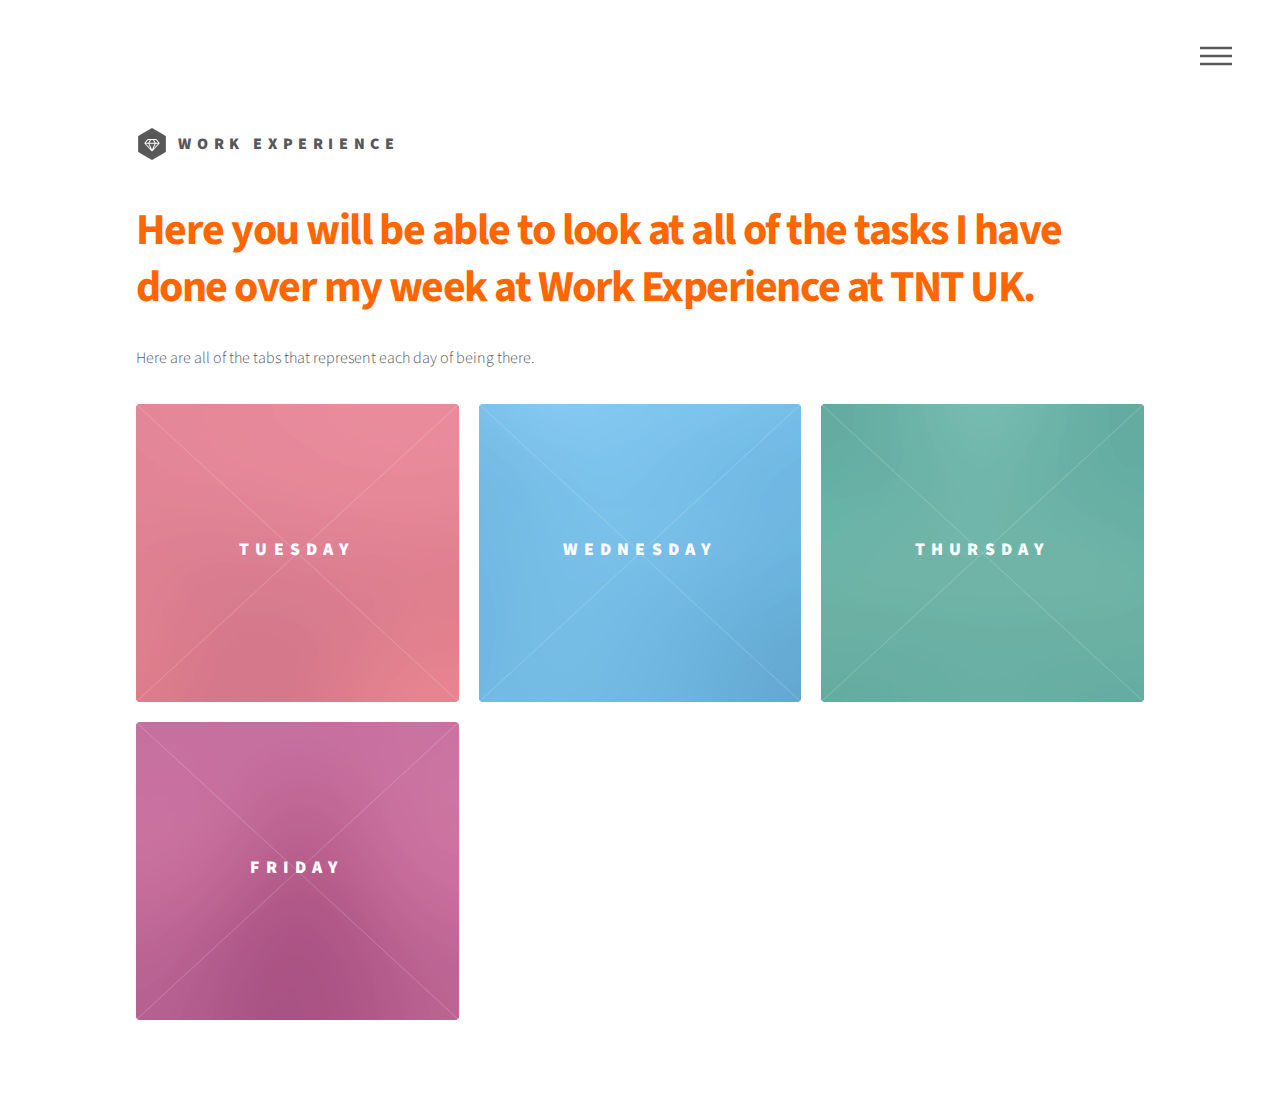
<file: index.html>
<!DOCTYPE HTML>
<!--
	Phantom by HTML5 UP
	html5up.net | @ajlkn
	Free for personal and commercial use under the CCA 3.0 license (html5up.net/license)
-->
<html>
	<head>
		<title>Adam's Work Experience</title>
		<meta charset="utf-8" />
		<meta name="viewport" content="width=device-width, initial-scale=1" />
		<!--[if lte IE 8]><script src="assets/js/ie/html5shiv.js"></script><![endif]-->
		<link rel="stylesheet" href="assets/css/main.css" />
		<!--[if lte IE 9]><link rel="stylesheet" href="assets/css/ie9.css" /><![endif]-->
		<!--[if lte IE 8]><link rel="stylesheet" href="assets/css/ie8.css" /><![endif]-->
	</head>
	<body>
		<!-- Wrapper -->
			<div id="wrapper">

				<!-- Header -->
					<header id="header">
						<div class="inner">

							<!-- Logo -->
								<a href="index.html" class="logo">
									<span class="symbol"><img src="images/logo.svg" alt="" /></span><span class="title">Work Experience</span>
								</a>

							<!-- Nav -->
								<nav>
									<ul>
										<li><a href="#menu">Menu</a></li>
									</ul>
								</nav>

						</div>
					</header>

				<!-- Menu -->
					<nav id="menu">
						<h2>Menu</h2>
						<ul>
							<li><a href="index.html">Home</a></li>
							<li><a href="Tuesday.html">Tuesday</a></li>
							<li><a href="Wednesday.html">Wednesday</a></li>
							<li><a href="Thursday.html">Thursday</a></li>
							<li><a href="Friday.html">Friday</a></li>
						</ul>
					</nav>

				<!-- Main -->
					<div id="main">
						<div class="inner">
							<header>
								<h1>Here you will be able to look at all of the tasks I have done over my week at Work Experience at TNT UK.</h1>
								<p>Here are all of the tabs that represent each day of being there.</p>
							</header>
							<section class="tiles">
								<article class="style1">
									<span class="image">
										<img src="images/pic01.jpg" alt="" />
									</span>
									<a href="Tuesday.html">
										<h2>Tuesday</h2>
										<div class="content">
										</div>
									</a>
								</article>
								<article class="style2">
									<span class="image">
										<img src="images/pic02.jpg" alt="" />
									</span>
									<a href="Wednesday.html">
										<h2>Wednesday</h2>
										<div class="content">	
										</div>
									</a>
								</article>
								<article class="style3">
									<span class="image">
										<img src="images/pic03.jpg" alt="" />
									</span>
									<a href="Thursday.html">
										<h2>Thursday</h2>
										<div class="content">
										</div>
									</a>
								</article>
								<article class="style4">
									<span class="image">
										<img src="images/pic04.jpg" alt="" />
									</span>
									<a href="Friday.html">
										<h2>Friday</h2>
										<div class="content">
										</div>
									</a>
                                </article>
                            </section>
                        </div>
                </div>
                                
                
                            
                                     
									
									
									
                            				
								
								
								
						

				

		<!-- Scripts -->
			<script src="assets/js/jquery.min.js"></script>
			<script src="assets/js/skel.min.js"></script>
			<script src="assets/js/util.js"></script>
			<!--[if lte IE 8]><script src="assets/js/ie/respond.min.js"></script><![endif]-->
			<script src="assets/js/main.js"></script>

                       
                </div>                    

                </body>
                </html>
</file>
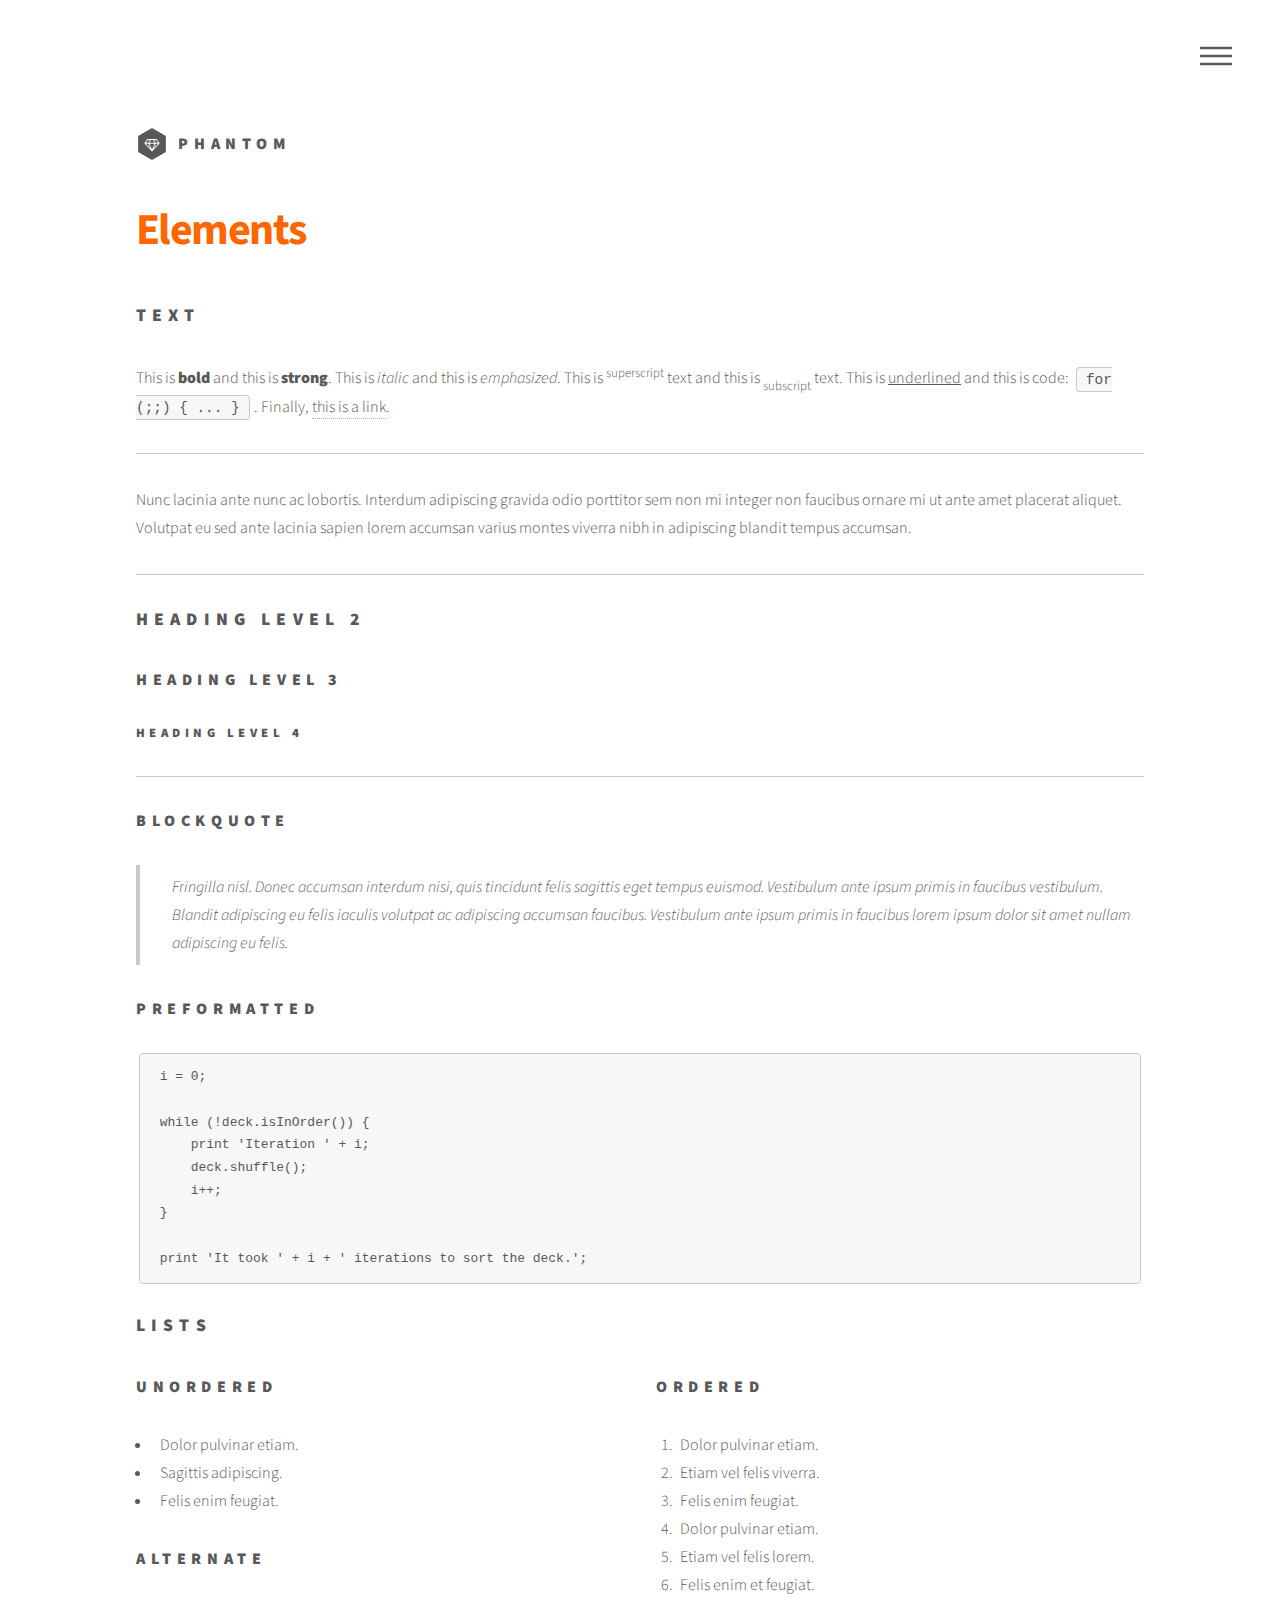
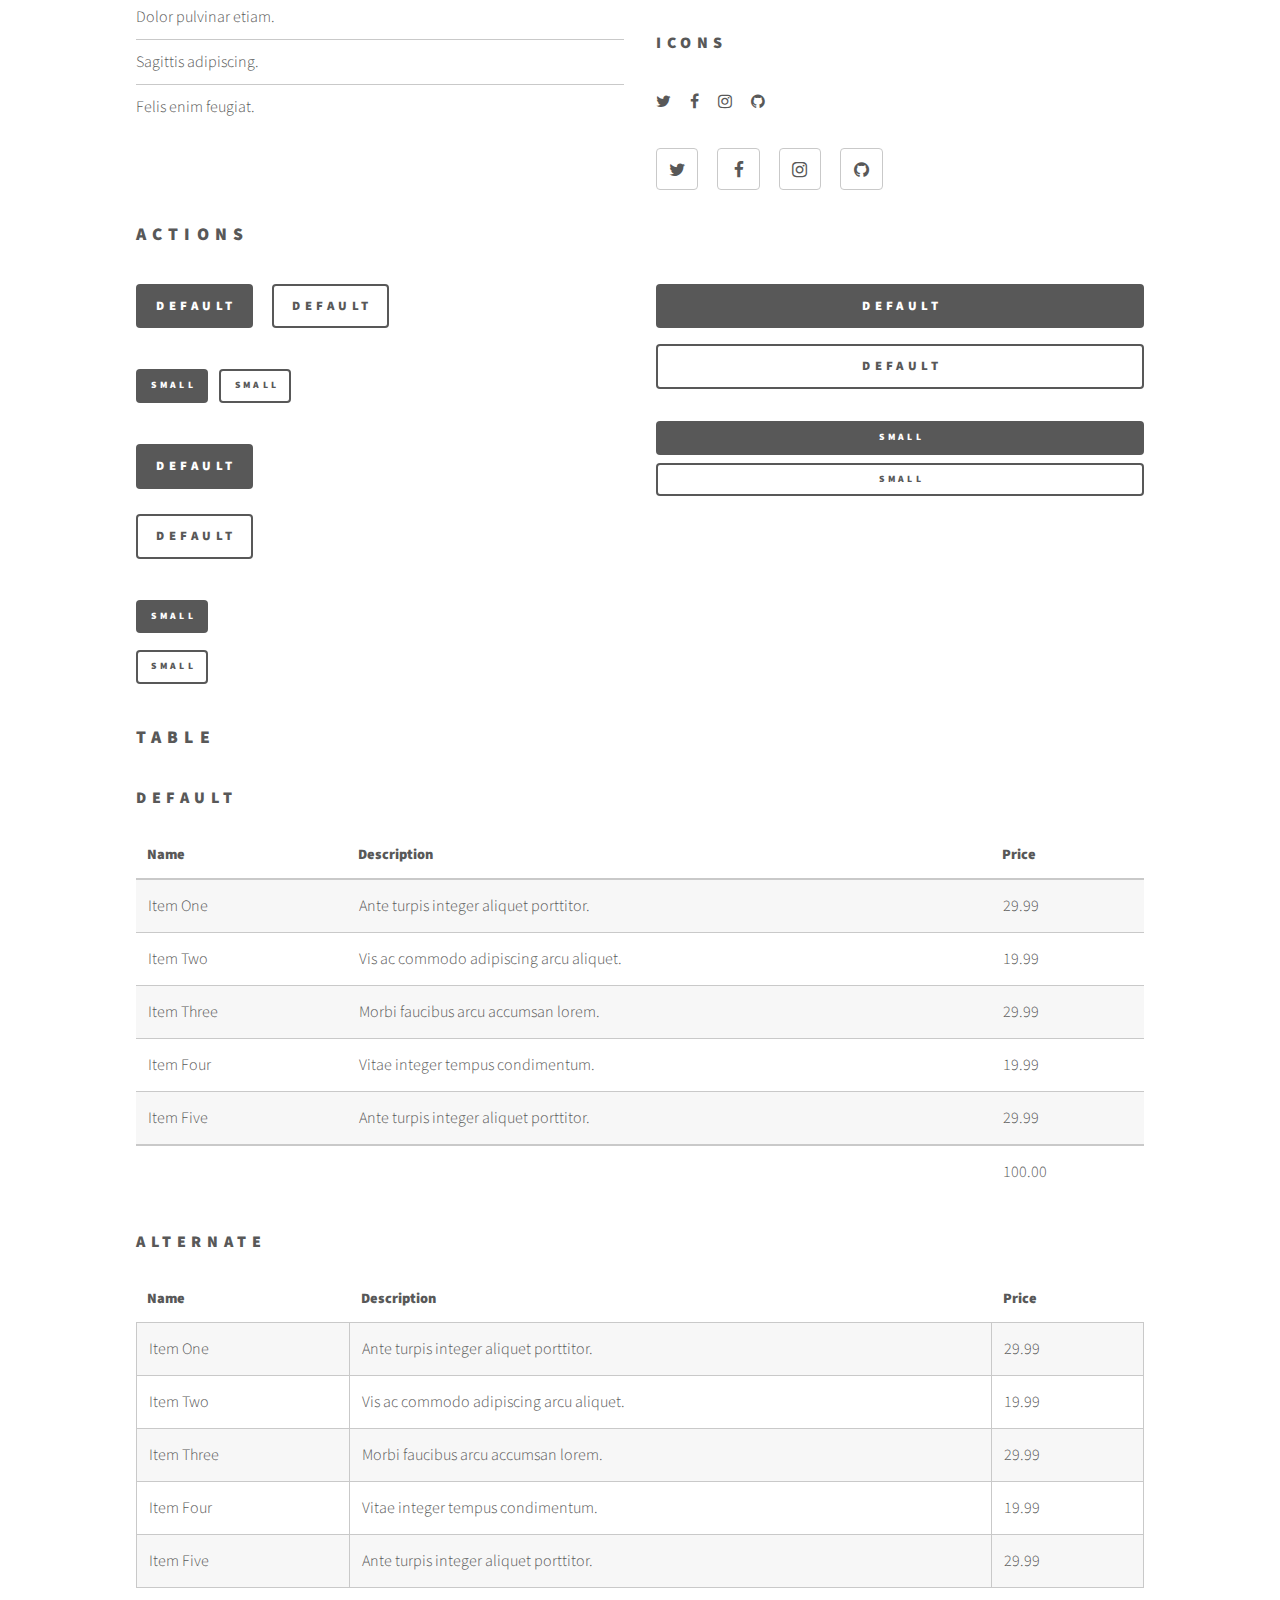
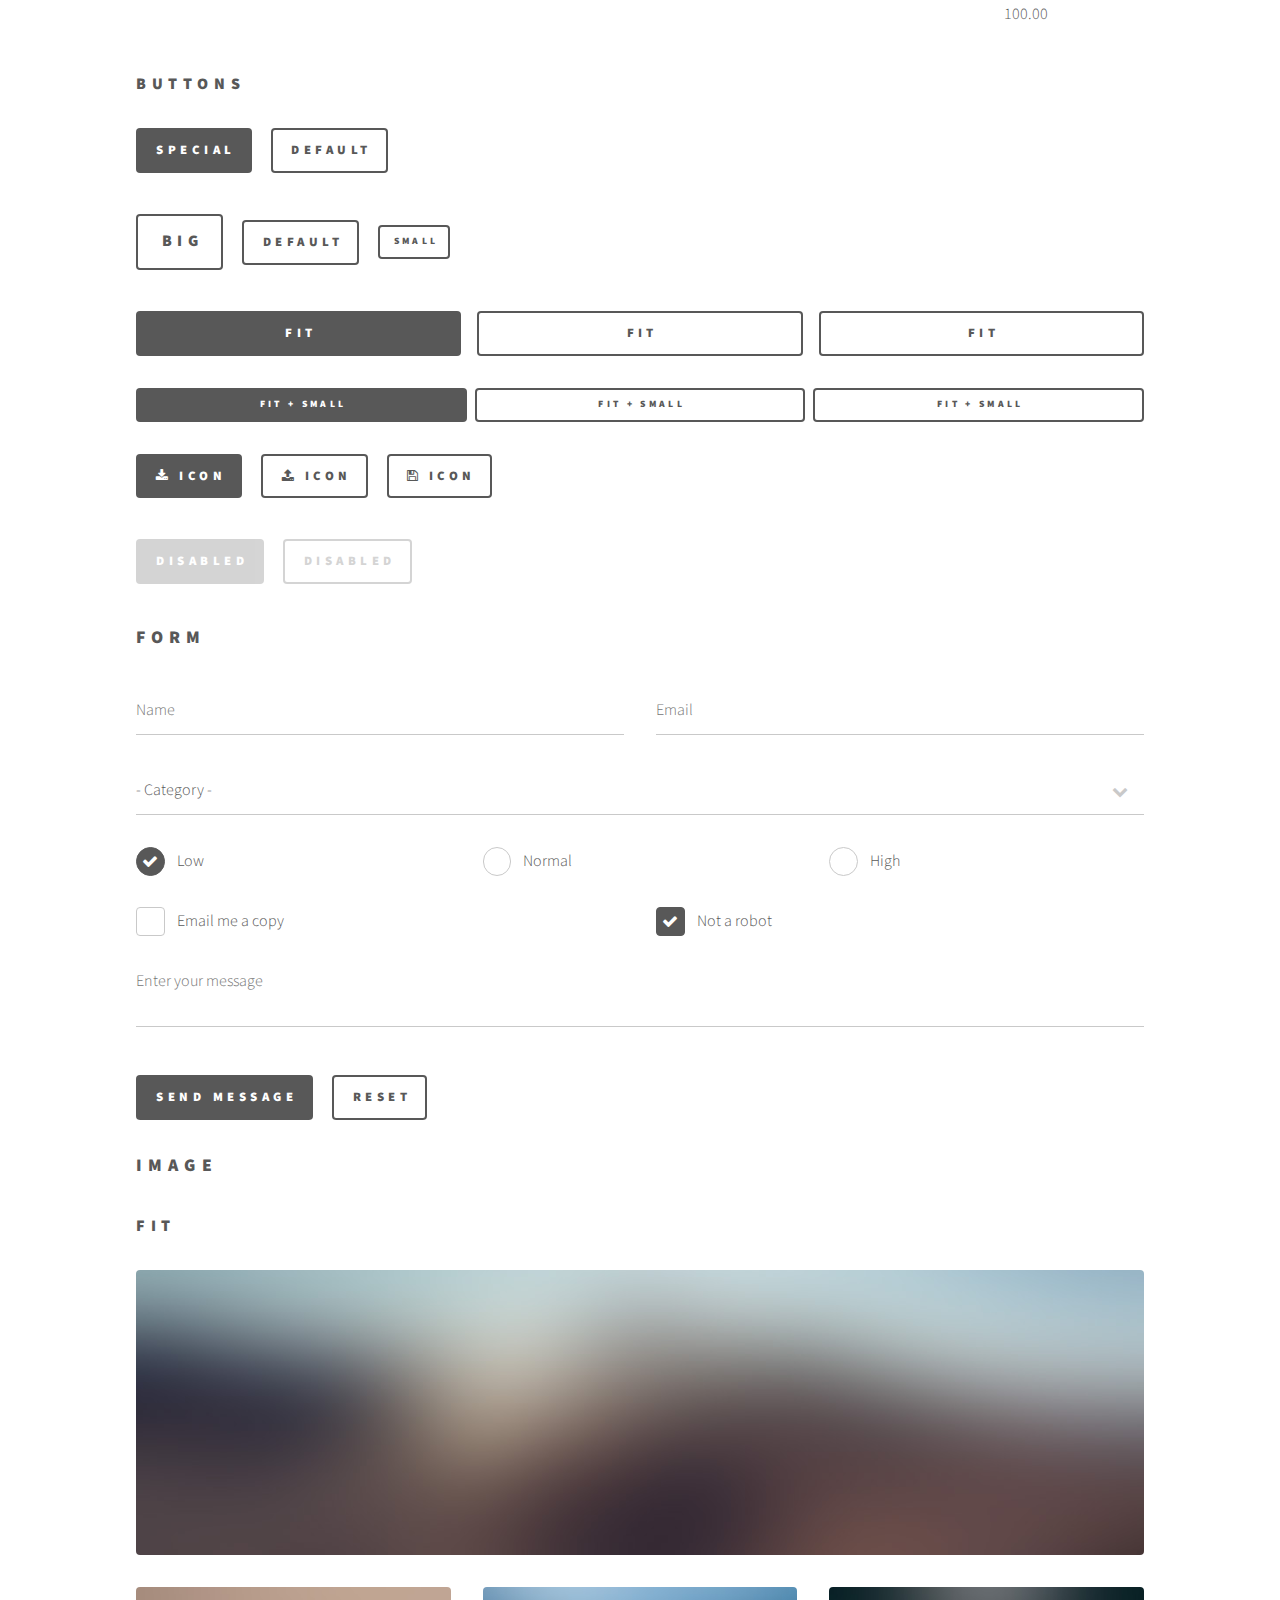
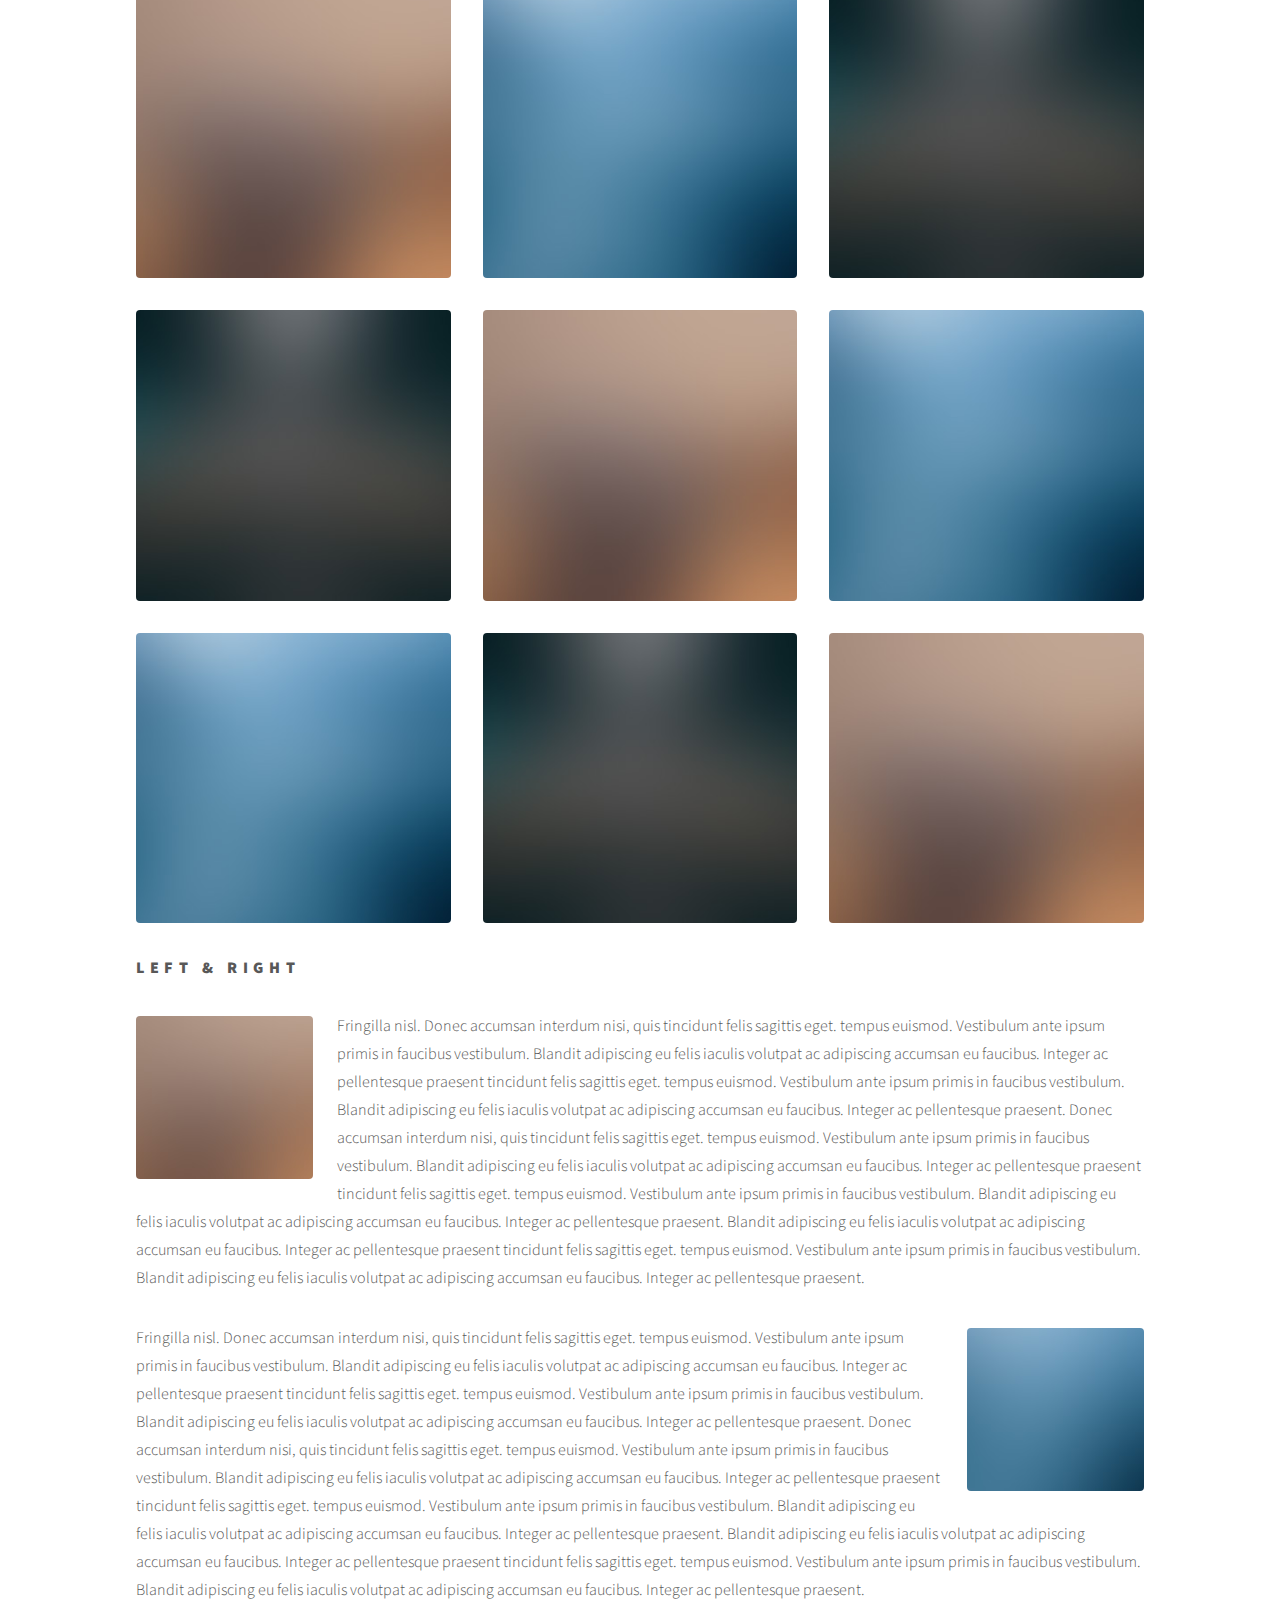
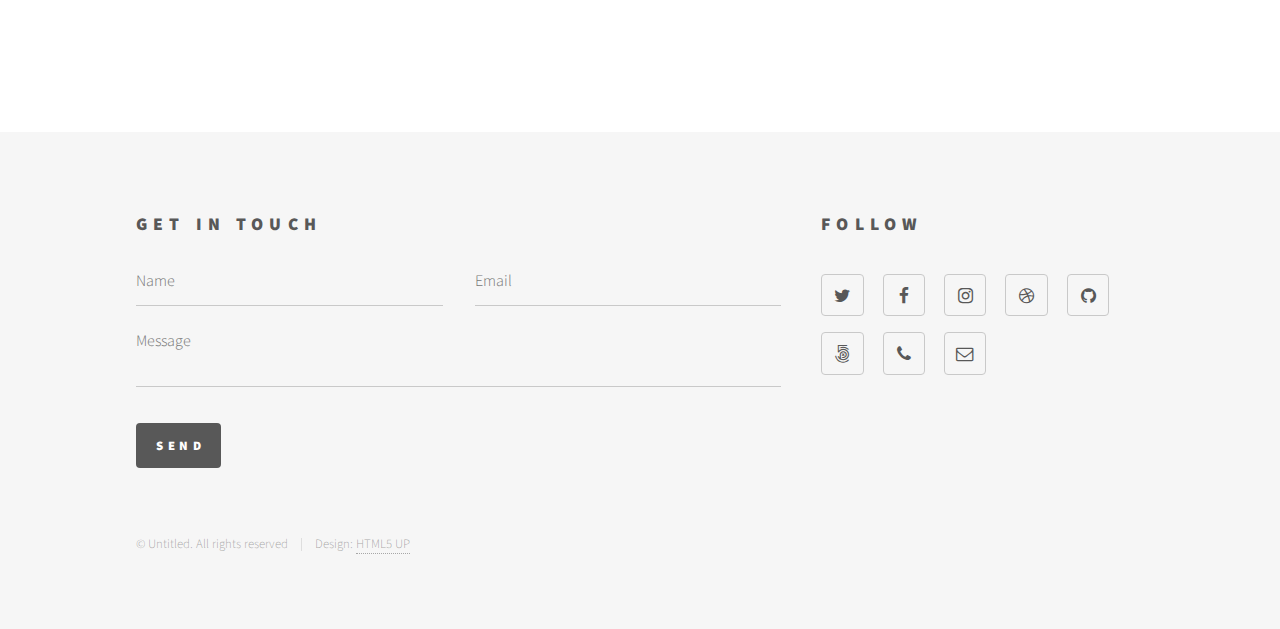
<file: elements.html>
<!DOCTYPE HTML>
<!--
	Phantom by HTML5 UP
	html5up.net | @ajlkn
	Free for personal and commercial use under the CCA 3.0 license (html5up.net/license)
-->
<html>
	<head>
		<title>Elements - Phantom by HTML5 UP</title>
		<meta charset="utf-8" />
		<meta name="viewport" content="width=device-width, initial-scale=1" />
		<!--[if lte IE 8]><script src="assets/js/ie/html5shiv.js"></script><![endif]-->
		<link rel="stylesheet" href="assets/css/main.css" />
		<!--[if lte IE 9]><link rel="stylesheet" href="assets/css/ie9.css" /><![endif]-->
		<!--[if lte IE 8]><link rel="stylesheet" href="assets/css/ie8.css" /><![endif]-->
	</head>
	<body>
		<!-- Wrapper -->
			<div id="wrapper">

				<!-- Header -->
					<header id="header">
						<div class="inner">

							<!-- Logo -->
								<a href="index.html" class="logo">
									<span class="symbol"><img src="images/logo.svg" alt="" /></span><span class="title">Phantom</span>
								</a>

							<!-- Nav -->
								<nav>
									<ul>
										<li><a href="#menu">Menu</a></li>
									</ul>
								</nav>

						</div>
					</header>

				<!-- Menu -->
					<nav id="menu">
						<h2>Menu</h2>
						<ul>
							<li><a href="index.html">Home</a></li>
							<li><a href="generic.html">Ipsum veroeros</a></li>
							<li><a href="generic.html">Tempus etiam</a></li>
							<li><a href="generic.html">Consequat dolor</a></li>
							<li><a href="elements.html">Elements</a></li>
						</ul>
					</nav>

				<!-- Main -->
					<div id="main">
						<div class="inner">
							<h1>Elements</h1>

							<!-- Text -->
								<section>
									<h2>Text</h2>
									<p>This is <b>bold</b> and this is <strong>strong</strong>. This is <i>italic</i> and this is <em>emphasized</em>.
									This is <sup>superscript</sup> text and this is <sub>subscript</sub> text.
									This is <u>underlined</u> and this is code: <code>for (;;) { ... }</code>. Finally, <a href="#">this is a link</a>.</p>
									<hr />
									<p>Nunc lacinia ante nunc ac lobortis. Interdum adipiscing gravida odio porttitor sem non mi integer non faucibus ornare mi ut ante amet placerat aliquet. Volutpat eu sed ante lacinia sapien lorem accumsan varius montes viverra nibh in adipiscing blandit tempus accumsan.</p>
									<hr />
									<h2>Heading Level 2</h2>
									<h3>Heading Level 3</h3>
									<h4>Heading Level 4</h4>
									<hr />
									<h3>Blockquote</h3>
									<blockquote>Fringilla nisl. Donec accumsan interdum nisi, quis tincidunt felis sagittis eget tempus euismod. Vestibulum ante ipsum primis in faucibus vestibulum. Blandit adipiscing eu felis iaculis volutpat ac adipiscing accumsan faucibus. Vestibulum ante ipsum primis in faucibus lorem ipsum dolor sit amet nullam adipiscing eu felis.</blockquote>
									<h3>Preformatted</h3>
									<pre><code>i = 0;

while (!deck.isInOrder()) {
    print 'Iteration ' + i;
    deck.shuffle();
    i++;
}

print 'It took ' + i + ' iterations to sort the deck.';</code></pre>
								</section>

							<!-- Lists -->
								<section>
									<h2>Lists</h2>
									<div class="row">
										<div class="6u 12u$(medium)">
											<h3>Unordered</h3>
											<ul>
												<li>Dolor pulvinar etiam.</li>
												<li>Sagittis adipiscing.</li>
												<li>Felis enim feugiat.</li>
											</ul>
											<h3>Alternate</h3>
											<ul class="alt">
												<li>Dolor pulvinar etiam.</li>
												<li>Sagittis adipiscing.</li>
												<li>Felis enim feugiat.</li>
											</ul>
										</div>
										<div class="6u$ 12u$(medium)">
											<h3>Ordered</h3>
											<ol>
												<li>Dolor pulvinar etiam.</li>
												<li>Etiam vel felis viverra.</li>
												<li>Felis enim feugiat.</li>
												<li>Dolor pulvinar etiam.</li>
												<li>Etiam vel felis lorem.</li>
												<li>Felis enim et feugiat.</li>
											</ol>
											<h3>Icons</h3>
											<ul class="icons">
												<li><a href="#" class="icon style1 fa-twitter"><span class="label">Twitter</span></a></li>
												<li><a href="#" class="icon style1 fa-facebook"><span class="label">Facebook</span></a></li>
												<li><a href="#" class="icon style1 fa-instagram"><span class="label">Instagram</span></a></li>
												<li><a href="#" class="icon style1 fa-github"><span class="label">Github</span></a></li>
											</ul>
											<ul class="icons">
												<li><a href="#" class="icon style2 fa-twitter"><span class="label">Twitter</span></a></li>
												<li><a href="#" class="icon style2 fa-facebook"><span class="label">Facebook</span></a></li>
												<li><a href="#" class="icon style2 fa-instagram"><span class="label">Instagram</span></a></li>
												<li><a href="#" class="icon style2 fa-github"><span class="label">Github</span></a></li>
											</ul>
										</div>
									</div>
									<h2>Actions</h2>
									<div class="row">
										<div class="6u 12u$(medium)">
											<ul class="actions">
												<li><a href="#" class="button special">Default</a></li>
												<li><a href="#" class="button">Default</a></li>
											</ul>
											<ul class="actions small">
												<li><a href="#" class="button special small">Small</a></li>
												<li><a href="#" class="button small">Small</a></li>
											</ul>
											<ul class="actions vertical">
												<li><a href="#" class="button special">Default</a></li>
												<li><a href="#" class="button">Default</a></li>
											</ul>
											<ul class="actions vertical small">
												<li><a href="#" class="button special small">Small</a></li>
												<li><a href="#" class="button small">Small</a></li>
											</ul>
										</div>
										<div class="6u 12u$(medium)">
											<ul class="actions vertical">
												<li><a href="#" class="button special fit">Default</a></li>
												<li><a href="#" class="button fit">Default</a></li>
											</ul>
											<ul class="actions vertical small">
												<li><a href="#" class="button special small fit">Small</a></li>
												<li><a href="#" class="button small fit">Small</a></li>
											</ul>
										</div>
									</div>
								</section>

							<!-- Table -->
								<section>
									<h2>Table</h2>
									<h3>Default</h3>
									<div class="table-wrapper">
										<table>
											<thead>
												<tr>
													<th>Name</th>
													<th>Description</th>
													<th>Price</th>
												</tr>
											</thead>
											<tbody>
												<tr>
													<td>Item One</td>
													<td>Ante turpis integer aliquet porttitor.</td>
													<td>29.99</td>
												</tr>
												<tr>
													<td>Item Two</td>
													<td>Vis ac commodo adipiscing arcu aliquet.</td>
													<td>19.99</td>
												</tr>
												<tr>
													<td>Item Three</td>
													<td> Morbi faucibus arcu accumsan lorem.</td>
													<td>29.99</td>
												</tr>
												<tr>
													<td>Item Four</td>
													<td>Vitae integer tempus condimentum.</td>
													<td>19.99</td>
												</tr>
												<tr>
													<td>Item Five</td>
													<td>Ante turpis integer aliquet porttitor.</td>
													<td>29.99</td>
												</tr>
											</tbody>
											<tfoot>
												<tr>
													<td colspan="2"></td>
													<td>100.00</td>
												</tr>
											</tfoot>
										</table>
									</div>

									<h3>Alternate</h3>
									<div class="table-wrapper">
										<table class="alt">
											<thead>
												<tr>
													<th>Name</th>
													<th>Description</th>
													<th>Price</th>
												</tr>
											</thead>
											<tbody>
												<tr>
													<td>Item One</td>
													<td>Ante turpis integer aliquet porttitor.</td>
													<td>29.99</td>
												</tr>
												<tr>
													<td>Item Two</td>
													<td>Vis ac commodo adipiscing arcu aliquet.</td>
													<td>19.99</td>
												</tr>
												<tr>
													<td>Item Three</td>
													<td> Morbi faucibus arcu accumsan lorem.</td>
													<td>29.99</td>
												</tr>
												<tr>
													<td>Item Four</td>
													<td>Vitae integer tempus condimentum.</td>
													<td>19.99</td>
												</tr>
												<tr>
													<td>Item Five</td>
													<td>Ante turpis integer aliquet porttitor.</td>
													<td>29.99</td>
												</tr>
											</tbody>
											<tfoot>
												<tr>
													<td colspan="2"></td>
													<td>100.00</td>
												</tr>
											</tfoot>
										</table>
									</div>
								</section>

							<!-- Buttons -->
								<section>
									<h3>Buttons</h3>
									<ul class="actions">
										<li><a href="#" class="button special">Special</a></li>
										<li><a href="#" class="button">Default</a></li>
									</ul>
									<ul class="actions">
										<li><a href="#" class="button big">Big</a></li>
										<li><a href="#" class="button">Default</a></li>
										<li><a href="#" class="button small">Small</a></li>
									</ul>
									<ul class="actions fit">
										<li><a href="#" class="button special fit">Fit</a></li>
										<li><a href="#" class="button fit">Fit</a></li>
										<li><a href="#" class="button fit">Fit</a></li>
									</ul>
									<ul class="actions fit small">
										<li><a href="#" class="button special fit small">Fit + Small</a></li>
										<li><a href="#" class="button fit small">Fit + Small</a></li>
										<li><a href="#" class="button fit small">Fit + Small</a></li>
									</ul>
									<ul class="actions">
										<li><a href="#" class="button special icon fa-download">Icon</a></li>
										<li><a href="#" class="button icon fa-upload">Icon</a></li>
										<li><a href="#" class="button icon fa-save">Icon</a></li>
									</ul>
									<ul class="actions">
										<li><span class="button special disabled">Disabled</span></li>
										<li><span class="button disabled">Disabled</span></li>
									</ul>
								</section>

							<!-- Form -->
								<section>
									<h2>Form</h2>
									<form method="post" action="#">
										<div class="row uniform">
											<div class="6u 12u$(xsmall)">
												<input type="text" name="demo-name" id="demo-name" value="" placeholder="Name" />
											</div>
											<div class="6u$ 12u$(xsmall)">
												<input type="email" name="demo-email" id="demo-email" value="" placeholder="Email" />
											</div>
											<div class="12u$">
												<div class="select-wrapper">
													<select name="demo-category" id="demo-category">
														<option value="">- Category -</option>
														<option value="1">Manufacturing</option>
														<option value="1">Shipping</option>
														<option value="1">Administration</option>
														<option value="1">Human Resources</option>
													</select>
												</div>
											</div>
											<div class="4u 12u$(small)">
												<input type="radio" id="demo-priority-low" name="demo-priority" checked>
												<label for="demo-priority-low">Low</label>
											</div>
											<div class="4u 12u$(small)">
												<input type="radio" id="demo-priority-normal" name="demo-priority">
												<label for="demo-priority-normal">Normal</label>
											</div>
											<div class="4u$ 12u$(small)">
												<input type="radio" id="demo-priority-high" name="demo-priority">
												<label for="demo-priority-high">High</label>
											</div>
											<div class="6u 12u$(small)">
												<input type="checkbox" id="demo-copy" name="demo-copy">
												<label for="demo-copy">Email me a copy</label>
											</div>
											<div class="6u$ 12u$(small)">
												<input type="checkbox" id="demo-human" name="demo-human" checked>
												<label for="demo-human">Not a robot</label>
											</div>
											<div class="12u$">
												<textarea name="demo-message" id="demo-message" placeholder="Enter your message" rows="6"></textarea>
											</div>
											<div class="12u$">
												<ul class="actions">
													<li><input type="submit" value="Send Message" class="special" /></li>
													<li><input type="reset" value="Reset" /></li>
												</ul>
											</div>
										</div>
									</form>
								</section>

							<!-- Image -->
								<section>
									<h2>Image</h2>
									<h3>Fit</h3>
									<div class="box alt">
										<div class="row uniform">
											<div class="12u$"><span class="image fit"><img src="images/pic13.jpg" alt="" /></span></div>
											<div class="4u"><span class="image fit"><img src="images/pic01.jpg" alt="" /></span></div>
											<div class="4u"><span class="image fit"><img src="images/pic02.jpg" alt="" /></span></div>
											<div class="4u$"><span class="image fit"><img src="images/pic03.jpg" alt="" /></span></div>
											<div class="4u"><span class="image fit"><img src="images/pic03.jpg" alt="" /></span></div>
											<div class="4u"><span class="image fit"><img src="images/pic01.jpg" alt="" /></span></div>
											<div class="4u$"><span class="image fit"><img src="images/pic02.jpg" alt="" /></span></div>
											<div class="4u"><span class="image fit"><img src="images/pic02.jpg" alt="" /></span></div>
											<div class="4u"><span class="image fit"><img src="images/pic03.jpg" alt="" /></span></div>
											<div class="4u$"><span class="image fit"><img src="images/pic01.jpg" alt="" /></span></div>
										</div>
									</div>
									<h3>Left &amp; Right</h3>
									<p><span class="image left"><img src="images/pic14.jpg" alt="" /></span>Fringilla nisl. Donec accumsan interdum nisi, quis tincidunt felis sagittis eget. tempus euismod. Vestibulum ante ipsum primis in faucibus vestibulum. Blandit adipiscing eu felis iaculis volutpat ac adipiscing accumsan eu faucibus. Integer ac pellentesque praesent tincidunt felis sagittis eget. tempus euismod. Vestibulum ante ipsum primis in faucibus vestibulum. Blandit adipiscing eu felis iaculis volutpat ac adipiscing accumsan eu faucibus. Integer ac pellentesque praesent. Donec accumsan interdum nisi, quis tincidunt felis sagittis eget. tempus euismod. Vestibulum ante ipsum primis in faucibus vestibulum. Blandit adipiscing eu felis iaculis volutpat ac adipiscing accumsan eu faucibus. Integer ac pellentesque praesent tincidunt felis sagittis eget. tempus euismod. Vestibulum ante ipsum primis in faucibus vestibulum. Blandit adipiscing eu felis iaculis volutpat ac adipiscing accumsan eu faucibus. Integer ac pellentesque praesent. Blandit adipiscing eu felis iaculis volutpat ac adipiscing accumsan eu faucibus. Integer ac pellentesque praesent tincidunt felis sagittis eget. tempus euismod. Vestibulum ante ipsum primis in faucibus vestibulum. Blandit adipiscing eu felis iaculis volutpat ac adipiscing accumsan eu faucibus. Integer ac pellentesque praesent.</p>
									<p><span class="image right"><img src="images/pic15.jpg" alt="" /></span>Fringilla nisl. Donec accumsan interdum nisi, quis tincidunt felis sagittis eget. tempus euismod. Vestibulum ante ipsum primis in faucibus vestibulum. Blandit adipiscing eu felis iaculis volutpat ac adipiscing accumsan eu faucibus. Integer ac pellentesque praesent tincidunt felis sagittis eget. tempus euismod. Vestibulum ante ipsum primis in faucibus vestibulum. Blandit adipiscing eu felis iaculis volutpat ac adipiscing accumsan eu faucibus. Integer ac pellentesque praesent. Donec accumsan interdum nisi, quis tincidunt felis sagittis eget. tempus euismod. Vestibulum ante ipsum primis in faucibus vestibulum. Blandit adipiscing eu felis iaculis volutpat ac adipiscing accumsan eu faucibus. Integer ac pellentesque praesent tincidunt felis sagittis eget. tempus euismod. Vestibulum ante ipsum primis in faucibus vestibulum. Blandit adipiscing eu felis iaculis volutpat ac adipiscing accumsan eu faucibus. Integer ac pellentesque praesent. Blandit adipiscing eu felis iaculis volutpat ac adipiscing accumsan eu faucibus. Integer ac pellentesque praesent tincidunt felis sagittis eget. tempus euismod. Vestibulum ante ipsum primis in faucibus vestibulum. Blandit adipiscing eu felis iaculis volutpat ac adipiscing accumsan eu faucibus. Integer ac pellentesque praesent.</p>
								</section>

						</div>
					</div>

				<!-- Footer -->
					<footer id="footer">
						<div class="inner">
							<section>
								<h2>Get in touch</h2>
								<form method="post" action="#">
									<div class="field half first">
										<input type="text" name="name" id="name" placeholder="Name" />
									</div>
									<div class="field half">
										<input type="email" name="email" id="email" placeholder="Email" />
									</div>
									<div class="field">
										<textarea name="message" id="message" placeholder="Message"></textarea>
									</div>
									<ul class="actions">
										<li><input type="submit" value="Send" class="special" /></li>
									</ul>
								</form>
							</section>
							<section>
								<h2>Follow</h2>
								<ul class="icons">
									<li><a href="#" class="icon style2 fa-twitter"><span class="label">Twitter</span></a></li>
									<li><a href="#" class="icon style2 fa-facebook"><span class="label">Facebook</span></a></li>
									<li><a href="#" class="icon style2 fa-instagram"><span class="label">Instagram</span></a></li>
									<li><a href="#" class="icon style2 fa-dribbble"><span class="label">Dribbble</span></a></li>
									<li><a href="#" class="icon style2 fa-github"><span class="label">GitHub</span></a></li>
									<li><a href="#" class="icon style2 fa-500px"><span class="label">500px</span></a></li>
									<li><a href="#" class="icon style2 fa-phone"><span class="label">Phone</span></a></li>
									<li><a href="#" class="icon style2 fa-envelope-o"><span class="label">Email</span></a></li>
								</ul>
							</section>
							<ul class="copyright">
								<li>&copy; Untitled. All rights reserved</li><li>Design: <a href="http://html5up.net">HTML5 UP</a></li>
							</ul>
						</div>
					</footer>

			</div>

		<!-- Scripts -->
			<script src="assets/js/jquery.min.js"></script>
			<script src="assets/js/skel.min.js"></script>
			<script src="assets/js/util.js"></script>
			<!--[if lte IE 8]><script src="assets/js/ie/respond.min.js"></script><![endif]-->
			<script src="assets/js/main.js"></script>

	</body>
</html>
</file>
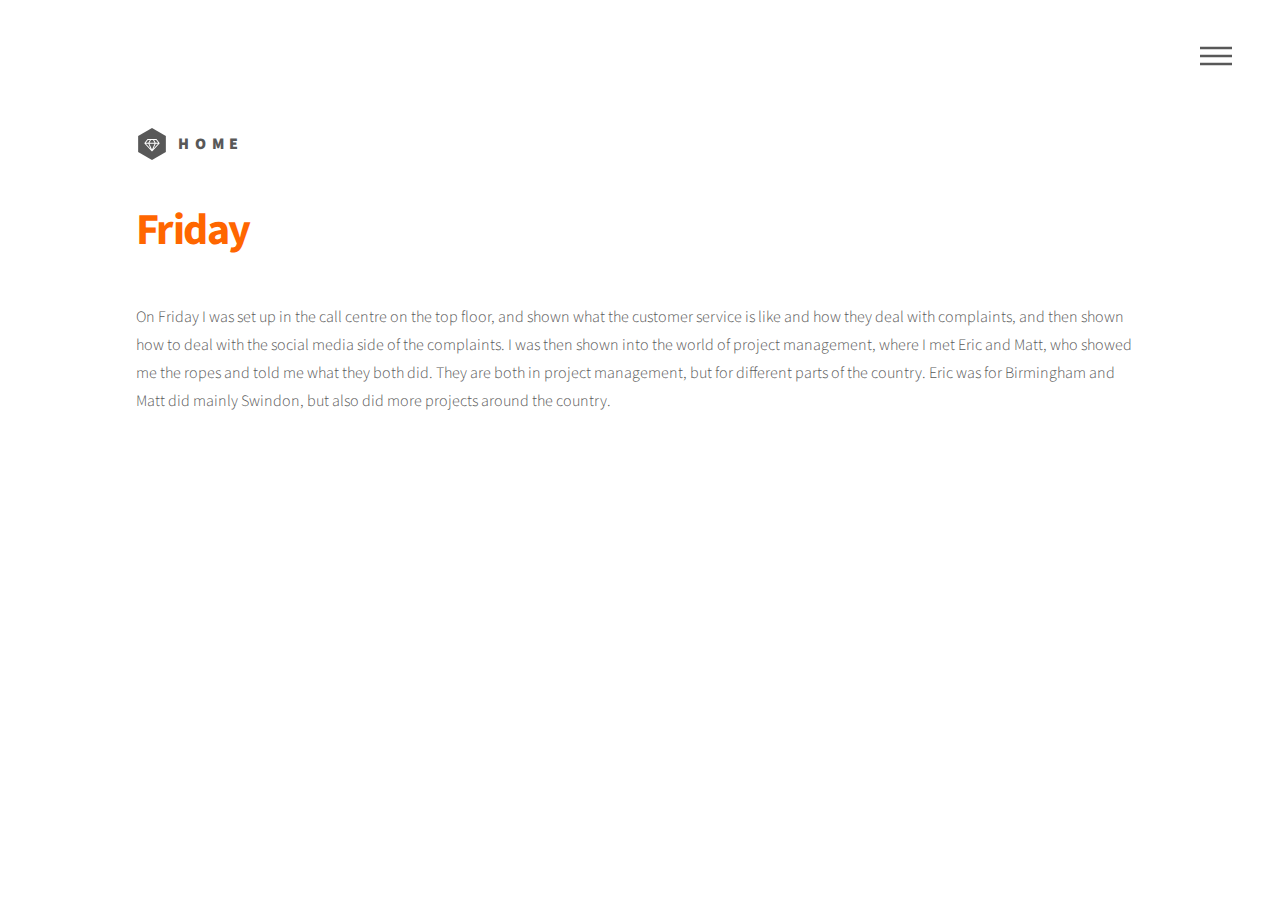
<file: Friday.html>
<!DOCTYPE HTML>
<!--
	Phantom by HTML5 UP
	html5up.net | @ajlkn
	Free for personal and commercial use under the CCA 3.0 license (html5up.net/license)
-->
<html>
	<head>
		<title>Friday</title>
		<meta charset="utf-8" />
		<meta name="viewport" content="width=device-width, initial-scale=1" />
		<!--[if lte IE 8]><script src="assets/js/ie/html5shiv.js"></script><![endif]-->
		<link rel="stylesheet" href="assets/css/main.css" />
		<!--[if lte IE 9]><link rel="stylesheet" href="assets/css/ie9.css" /><![endif]-->
		<!--[if lte IE 8]><link rel="stylesheet" href="assets/css/ie8.css" /><![endif]-->
	</head>
	<body>
		<!-- Wrapper -->
			<div id="wrapper">

				<!-- Header -->
					<header id="header">
						<div class="inner">

							<!-- Logo -->
								<a href="index.html" class="logo">
									<span class="symbol"><img src="images/logo.svg" alt="" /></span><span class="title">Home</span>
								</a>

							<!-- Nav -->
								<nav>
									<ul>
										<li><a href="#menu">Menu</a></li>
									</ul>
								</nav>

						</div>
					</header>

				<!-- Menu -->
					<nav id="menu">
						<h2>Menu</h2>
						<ul>
							<li><a href="index.html">Home</a></li>
							<li><a href="Tuesday.html">Tuesday</a></li>
							<li><a href="Wednesday.html">Wednesday</a></li>
							<li><a href="Thursday.html">Thursday</a></li>
							<li><a href="Friday.html">Friday</a></li>
						</ul>
					</nav>

				<!-- Main -->
					<div id="main">
						<div class="inner">
							<h1>Friday</h1>
							
							<p>On Friday I was set up in the call centre on the top floor, and shown what the customer service is like and how they deal with complaints, and then shown how to deal with the social media side of the complaints. I was then shown into the world of project management, where I met Eric and Matt, who showed me the ropes and told me what they both did. They are both in project management, but for different parts of the country. Eric was for Birmingham and Matt did mainly Swindon, but also did more projects around the country. </p>
						</div>
					</div>

				
			</div>

		<!-- Scripts -->
			<script src="assets/js/jquery.min.js"></script>
			<script src="assets/js/skel.min.js"></script>
			<script src="assets/js/util.js"></script>
			<!--[if lte IE 8]><script src="assets/js/ie/respond.min.js"></script><![endif]-->
			<script src="assets/js/main.js"></script>

	</body>
</html>
</file>
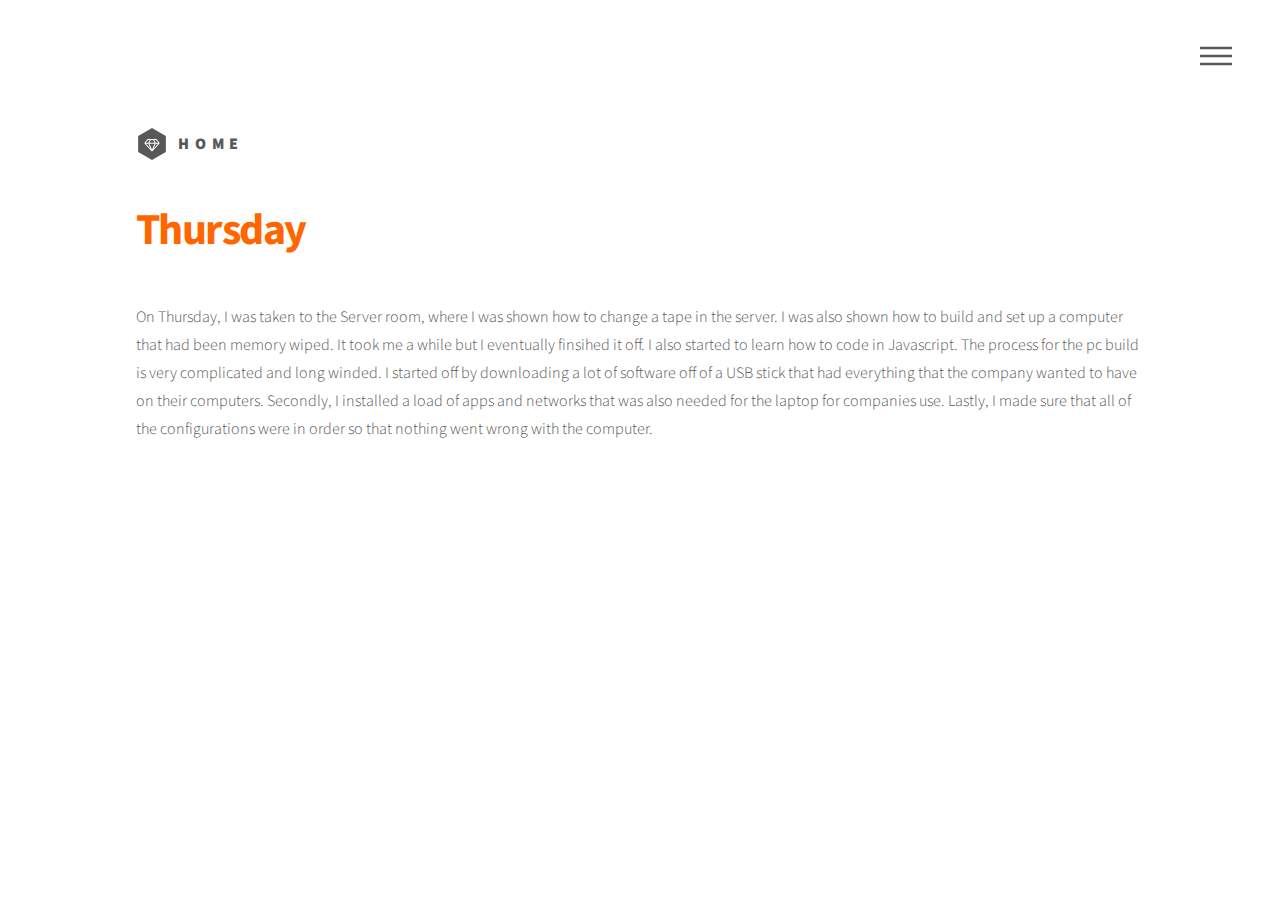
<file: Thursday.html>
<!DOCTYPE HTML>
<!--
	Phantom by HTML5 UP
	html5up.net | @ajlkn
	Free for personal and commercial use under the CCA 3.0 license (html5up.net/license)
-->
<html>
	<head>
		<title>Thursday</title>
		<meta charset="utf-8" />
		<meta name="viewport" content="width=device-width, initial-scale=1" />
		<!--[if lte IE 8]><script src="assets/js/ie/html5shiv.js"></script><![endif]-->
		<link rel="stylesheet" href="assets/css/main.css" />
		<!--[if lte IE 9]><link rel="stylesheet" href="assets/css/ie9.css" /><![endif]-->
		<!--[if lte IE 8]><link rel="stylesheet" href="assets/css/ie8.css" /><![endif]-->
	</head>
	<body>
		<!-- Wrapper -->
			<div id="wrapper">

				<!-- Header -->
					<header id="header">
						<div class="inner">

							<!-- Logo -->
								<a href="index.html" class="logo">
									<span class="symbol"><img src="images/logo.svg" alt="" /></span><span class="title">Home</span>
								</a>

							<!-- Nav -->
								<nav>
									<ul>
										<li><a href="#menu">Menu</a></li>
									</ul>
								</nav>

						</div>
					</header>

				<!-- Menu -->
					<nav id="menu">
						<h2>Menu</h2>
						<ul>
							<li><a href="index.html">Home</a></li>
							<li><a href="Tuesday.html">Tuesday</a></li>
							<li><a href="Wednesday.html">Wednesday</a></li>
							<li><a href="Thursday.html">Thursday</a></li>
							<li><a href="Friday.html">Friday</a></li>
						</ul>
					</nav>

				<!-- Main -->
					<div id="main">
						<div class="inner">
							<h1>Thursday</h1>
							
							<p>On Thursday, I was taken to the Server room, where I was shown how to change a tape in the server. I was also shown how to build and set up a computer that had been memory wiped. It took me a while but I eventually finsihed it off.  I also started to learn how to code in Javascript. The process for the pc build is very complicated and long winded. I started off by downloading a lot of software off of a USB stick that had everything that the company wanted to have on their computers. Secondly, I installed a load of apps and networks that was also needed for the laptop for companies use. Lastly, I made sure that all of the configurations were in order so that nothing went wrong with the computer.</p>
						</div>
					</div>

				
			</div>

		<!-- Scripts -->
			<script src="assets/js/jquery.min.js"></script>
			<script src="assets/js/skel.min.js"></script>
			<script src="assets/js/util.js"></script>
			<!--[if lte IE 8]><script src="assets/js/ie/respond.min.js"></script><![endif]-->
			<script src="assets/js/main.js"></script>

	</body>
</html>
</file>
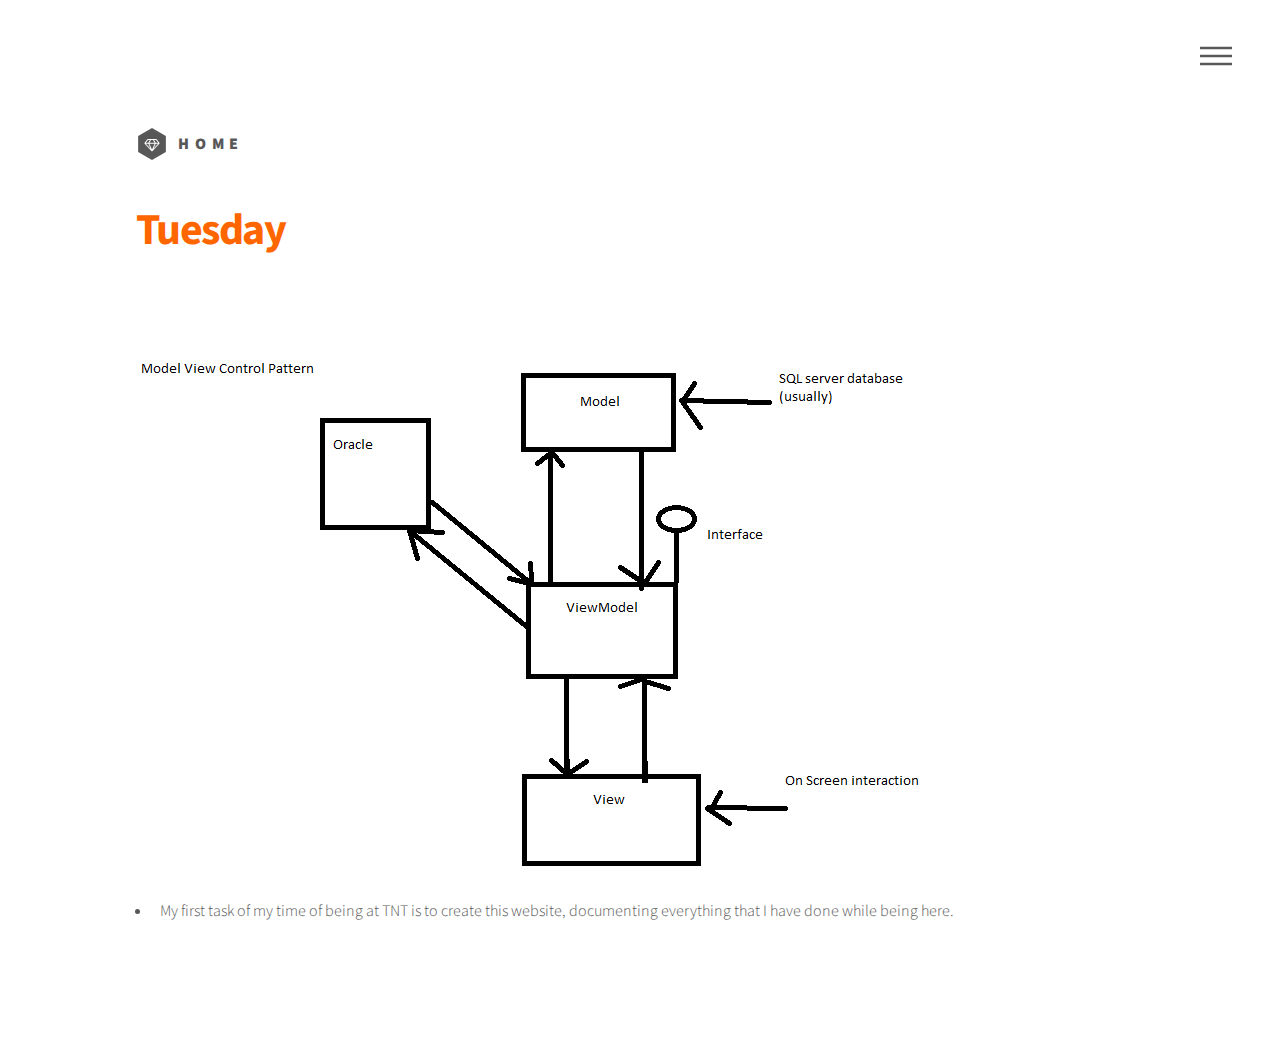
<file: Tuesday.html>
<!DOCTYPE HTML>
<!--
	Phantom by HTML5 UP
	html5up.net | @ajlkn
	Free for personal and commercial use under the CCA 3.0 license (html5up.net/license)
-->
<html>
	<head>
		<title>Tuesday</title>
		<meta charset="utf-8" />
		<meta name="viewport" content="width=device-width, initial-scale=1" />
		<!--[if lte IE 8]><script src="assets/js/ie/html5shiv.js"></script><![endif]-->
		<link rel="stylesheet" href="assets/css/main.css" />
		<!--[if lte IE 9]><link rel="stylesheet" href="assets/css/ie9.css" /><![endif]-->
		<!--[if lte IE 8]><link rel="stylesheet" href="assets/css/ie8.css" /><![endif]-->
	</head>
	<body>
		<!-- Wrapper -->
			<div id="wrapper">

				<!-- Header -->
					<header id="header">
						<div class="inner">

							<!-- Logo -->
								<a href="index.html" class="logo">
									<span class="symbol"><img src="images/logo.svg" alt="" /></span><span class="title">Home</span>
								</a>

							<!-- Nav -->
								<nav>
									<ul>
										<li><a href="#menu">Menu</a></li>
									</ul>
								</nav>

						</div>
					</header>

				<!-- Menu -->
					<nav id="menu">
						<h2>Menu</h2>
						<ul>
							<li><a href="index.html">Home</a></li>
							<li><a href="Tuesday.html">Tuesday</a></li>
							<li><a href="Wednesday.html">Wednesday</a></li>
							<li><a href="Thursday.html">Thursday</a></li>
							<li><a href="Friday.html">Friday</a></li>
						</ul>
					</nav>

				<!-- Main -->
					<div id="main">
						<div class="inner">
							<h1>Tuesday</h1>
							<img src="images/Viewmodel.png"/>
                            <ul type="disc">
                                <li>My first task of my time of being at TNT is to create this website, documenting everything that I have done while being here.</li></ul>
							<p></p>
							<p></p>
						</div>
					</div>

				
			</div>

		<!-- Scripts -->
			<script src="assets/js/jquery.min.js"></script>
			<script src="assets/js/skel.min.js"></script>
			<script src="assets/js/util.js"></script>
			<!--[if lte IE 8]><script src="assets/js/ie/respond.min.js"></script><![endif]-->
			<script src="assets/js/main.js"></script>

	</body>
</html>
</file>
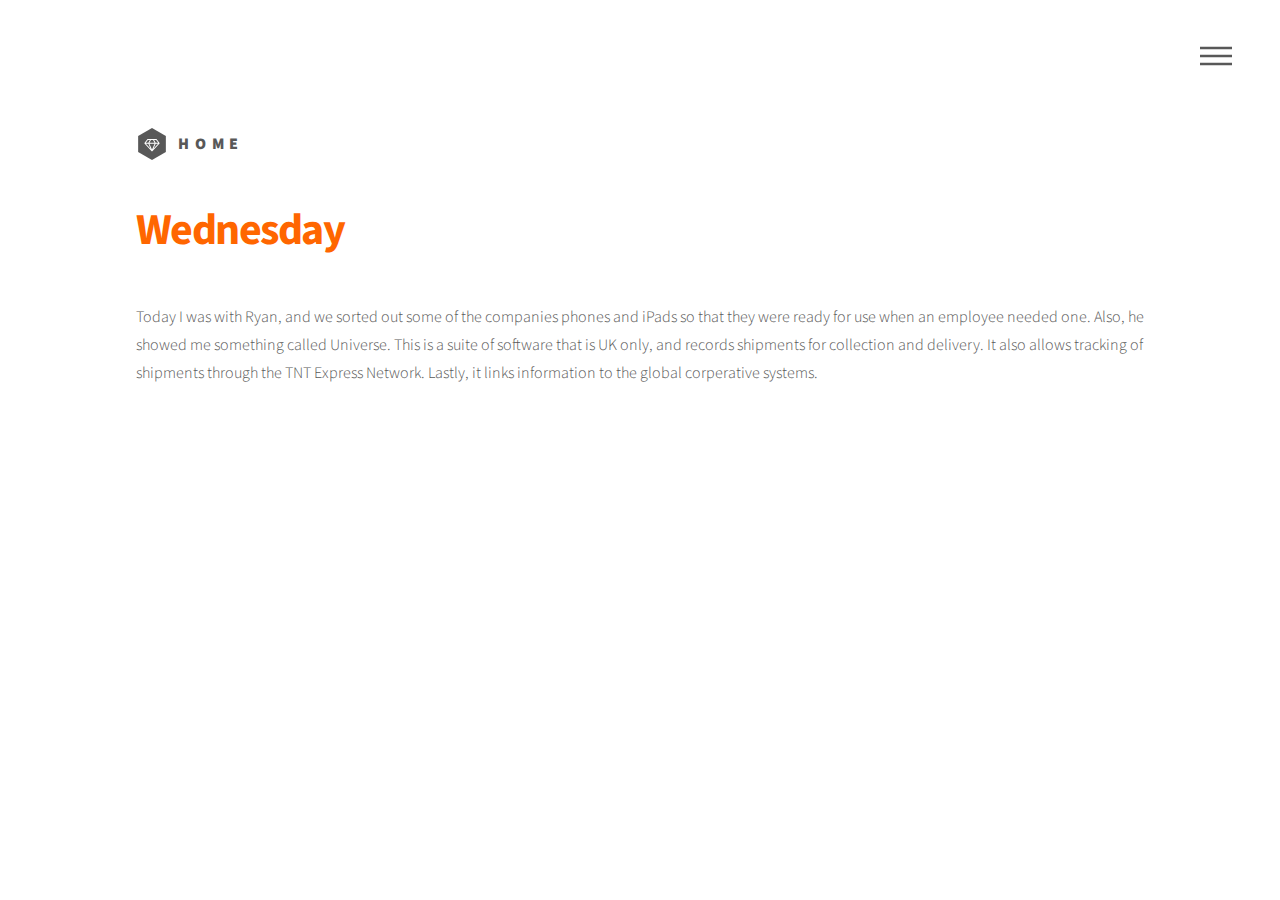
<file: Wednesday.html>
<!DOCTYPE HTML>
<!--
	Phantom by HTML5 UP
	html5up.net | @ajlkn
	Free for personal and commercial use under the CCA 3.0 license (html5up.net/license)
-->
<html>
	<head>
		<title>Wednesday</title>
		<meta charset="utf-8" />
		<meta name="viewport" content="width=device-width, initial-scale=1" />
		<!--[if lte IE 8]><script src="assets/js/ie/html5shiv.js"></script><![endif]-->
		<link rel="stylesheet" href="assets/css/main.css" />
		<!--[if lte IE 9]><link rel="stylesheet" href="assets/css/ie9.css" /><![endif]-->
		<!--[if lte IE 8]><link rel="stylesheet" href="assets/css/ie8.css" /><![endif]-->
	</head>
	<body>
		<!-- Wrapper -->
			<div id="wrapper">

				<!-- Header -->
					<header id="header">
						<div class="inner">

							<!-- Logo -->
								<a href="index.html" class="logo">
									<span class="symbol"><img src="images/logo.svg" alt="" /></span><span class="title">Home</span>
								</a>

							<!-- Nav -->
								<nav>
									<ul>
										<li><a href="#menu">Menu</a></li>
									</ul>
								</nav>

						</div>
					</header>

				<!-- Menu -->
					<nav id="menu">
						<h2>Menu</h2>
						<ul>
							<li><a href="index.html">Home</a></li>
							<li><a href="Tuesday.html">Tuesday</a></li>
							<li><a href="Wednesday.html">Wednesday</a></li>
							<li><a href="Thursday.html">Thursday</a></li>
							<li><a href="Friday.html">Friday</a></li>
						</ul>
					</nav>

				<!-- Main -->
					<div id="main">
						<div class="inner">
							<h1>Wednesday</h1>
							
							<p>Today I was with Ryan, and we sorted out some of the companies phones and iPads so that they were ready for use when an employee needed one. Also, he showed me something called Universe. This is a suite of software that is UK only, and records shipments for collection and delivery. It also allows tracking of shipments through the TNT Express Network. Lastly, it links information to the global corperative systems.
					</div>

        </div>

		<!-- Scripts -->
			<script src="assets/js/jquery.min.js"></script>
			<script src="assets/js/skel.min.js"></script>
			<script src="assets/js/util.js"></script>
			<!--[if lte IE 8]><script src="assets/js/ie/respond.min.js"></script><![endif]-->
			<script src="assets/js/main.js"></script>

	</body>
</html>
</file>
<file: assets/css/ie9.css>
/*
	Phantom by HTML5 UP
	html5up.net | @ajlkn
	Free for personal and commercial use under the CCA 3.0 license (html5up.net/license)
*/

/* Tiles */

	.tiles:after {
		content: '';
		display: block;
		clear: both;
	}

	.tiles article {
		float: left;
	}

		.tiles article > a {
			padding-top: 50%;
			margin-top: -1.75em;
		}

		body:not(.is-touch) .tiles article:hover > .image {
			-moz-transform: none;
			-webkit-transform: none;
			-ms-transform: none;
			transform: none;
		}

/* Footer */

	#footer > .inner section {
		float: left;
	}

	#footer > .inner .copyright {
		clear: both;
		padding-top: 4em;
	}
</file>
<file: assets/css/ie8.css>
/*
	Phantom by HTML5 UP
	html5up.net | @ajlkn
	Free for personal and commercial use under the CCA 3.0 license (html5up.net/license)
*/

/* Form */

	form .field {
		float: none !important;
		width: 100% !important;
		padding-left: 0 !important;
	}

/* Button */

	input[type="submit"],
	input[type="reset"],
	input[type="button"],
	button,
	.button {
		border: solid 2px #585858 !important;
	}

		input[type="submit"]:hover,
		input[type="reset"]:hover,
		input[type="button"]:hover,
		button:hover,
		.button:hover {
			border-color: #f2849e !important;
		}

		input[type="submit"].special,
		input[type="reset"].special,
		input[type="button"].special,
		button.special,
		.button.special {
			border: none !important;
		}

/* Tiles */

	.tiles article > .image:before, .tiles article > .image:after {
		display: none;
	}

/* Header */

	#header .logo .symbol {
		display: none;
	}

	#header nav ul li a[href="#menu"] {
		text-indent: 0;
		width: auto;
		font-size: 0.8em;
	}

		#header nav ul li a[href="#menu"]:before, #header nav ul li a[href="#menu"]:after {
			display: none;
		}

/* Footer */

	#footer > .inner section {
		width: 50%;
		margin-left: 3em;
	}

		#footer > .inner section:first-child {
			margin-left: 0;
			width: 40%;
		}
</file>
<file: assets/css/main.css>
@import url(font-awesome.min.css);
@import url("https://fonts.googleapis.com/css?family=Source+Sans+Pro:300,700,900");

/*
	Phantom by HTML5 UP
	html5up.net | @ajlkn
	Free for personal and commercial use under the CCA 3.0 license (html5up.net/license)
*/

/* Reset */

	html, body, div, span, applet, object, iframe, h1, h2, h3, h4, h5, h6, p, blockquote, pre, a, abbr, acronym, address, big, cite, code, del, dfn, em, img, ins, kbd, q, s, samp, small, strike, strong, sub, sup, tt, var, b, u, i, center, dl, dt, dd, ol, ul, li, fieldset, form, label, legend, table, caption, tbody, tfoot, thead, tr, th, td, article, aside, canvas, details, embed, figure, figcaption, footer, header, hgroup, menu, nav, output, ruby, section, summary, time, mark, audio, video {
		margin: 0;
		padding: 0;
		border: 0;
		font-size: 100%;
		font: inherit;
		vertical-align: baseline;
	}

	article, aside, details, figcaption, figure, footer, header, hgroup, menu, nav, section {
		display: block;
	}

	body {
		line-height: 1;
	}

	ol, ul {
		list-style: none;
	}

	blockquote, q {
		quotes: none;
	}

	blockquote:before, blockquote:after, q:before, q:after {
		content: '';
		content: none;
	}

	table {
		border-collapse: collapse;
		border-spacing: 0;
	}

	body {
		-webkit-text-size-adjust: none;
	}

/* Box Model */

	*, *:before, *:after {
		-moz-box-sizing: border-box;
		-webkit-box-sizing: border-box;
		box-sizing: border-box;
	}

/* Grid */

	.row {
		border-bottom: solid 1px transparent;
		-moz-box-sizing: border-box;
		-webkit-box-sizing: border-box;
		box-sizing: border-box;
	}

	.row > * {
		float: left;
		-moz-box-sizing: border-box;
		-webkit-box-sizing: border-box;
		box-sizing: border-box;
	}

	.row:after, .row:before {
		content: '';
		display: block;
		clear: both;
		height: 0;
	}

	.row.uniform > * > :first-child {
		margin-top: 0;
	}

	.row.uniform > * > :last-child {
		margin-bottom: 0;
	}

	.row.\30 \25 > * {
		padding: 0 0 0 0em;
	}

	.row.\30 \25 {
		margin: 0 0 -1px 0em;
	}

	.row.uniform.\30 \25 > * {
		padding: 0em 0 0 0em;
	}

	.row.uniform.\30 \25 {
		margin: 0em 0 -1px 0em;
	}

	.row > * {
		padding: 0 0 0 2em;
	}

	.row {
		margin: 0 0 -1px -2em;
	}

	.row.uniform > * {
		padding: 2em 0 0 2em;
	}

	.row.uniform {
		margin: -2em 0 -1px -2em;
	}

	.row.\32 00\25 > * {
		padding: 0 0 0 4em;
	}

	.row.\32 00\25 {
		margin: 0 0 -1px -4em;
	}

	.row.uniform.\32 00\25 > * {
		padding: 4em 0 0 4em;
	}

	.row.uniform.\32 00\25 {
		margin: -4em 0 -1px -4em;
	}

	.row.\31 50\25 > * {
		padding: 0 0 0 3em;
	}

	.row.\31 50\25 {
		margin: 0 0 -1px -3em;
	}

	.row.uniform.\31 50\25 > * {
		padding: 3em 0 0 3em;
	}

	.row.uniform.\31 50\25 {
		margin: -3em 0 -1px -3em;
	}

	.row.\35 0\25 > * {
		padding: 0 0 0 1em;
	}

	.row.\35 0\25 {
		margin: 0 0 -1px -1em;
	}

	.row.uniform.\35 0\25 > * {
		padding: 1em 0 0 1em;
	}

	.row.uniform.\35 0\25 {
		margin: -1em 0 -1px -1em;
	}

	.row.\32 5\25 > * {
		padding: 0 0 0 0.5em;
	}

	.row.\32 5\25 {
		margin: 0 0 -1px -0.5em;
	}

	.row.uniform.\32 5\25 > * {
		padding: 0.5em 0 0 0.5em;
	}

	.row.uniform.\32 5\25 {
		margin: -0.5em 0 -1px -0.5em;
	}

	.\31 2u, .\31 2u\24 {
		width: 100%;
		clear: none;
		margin-left: 0;
	}

	.\31 1u, .\31 1u\24 {
		width: 91.6666666667%;
		clear: none;
		margin-left: 0;
	}

	.\31 0u, .\31 0u\24 {
		width: 83.3333333333%;
		clear: none;
		margin-left: 0;
	}

	.\39 u, .\39 u\24 {
		width: 75%;
		clear: none;
		margin-left: 0;
	}

	.\38 u, .\38 u\24 {
		width: 66.6666666667%;
		clear: none;
		margin-left: 0;
	}

	.\37 u, .\37 u\24 {
		width: 58.3333333333%;
		clear: none;
		margin-left: 0;
	}

	.\36 u, .\36 u\24 {
		width: 50%;
		clear: none;
		margin-left: 0;
	}

	.\35 u, .\35 u\24 {
		width: 41.6666666667%;
		clear: none;
		margin-left: 0;
	}

	.\34 u, .\34 u\24 {
		width: 33.3333333333%;
		clear: none;
		margin-left: 0;
	}

	.\33 u, .\33 u\24 {
		width: 25%;
		clear: none;
		margin-left: 0;
	}

	.\32 u, .\32 u\24 {
		width: 16.6666666667%;
		clear: none;
		margin-left: 0;
	}

	.\31 u, .\31 u\24 {
		width: 8.3333333333%;
		clear: none;
		margin-left: 0;
	}

	.\31 2u\24 + *,
	.\31 1u\24 + *,
	.\31 0u\24 + *,
	.\39 u\24 + *,
	.\38 u\24 + *,
	.\37 u\24 + *,
	.\36 u\24 + *,
	.\35 u\24 + *,
	.\34 u\24 + *,
	.\33 u\24 + *,
	.\32 u\24 + *,
	.\31 u\24 + * {
		clear: left;
	}

	.\-11u {
		margin-left: 91.66667%;
	}

	.\-10u {
		margin-left: 83.33333%;
	}

	.\-9u {
		margin-left: 75%;
	}

	.\-8u {
		margin-left: 66.66667%;
	}

	.\-7u {
		margin-left: 58.33333%;
	}

	.\-6u {
		margin-left: 50%;
	}

	.\-5u {
		margin-left: 41.66667%;
	}

	.\-4u {
		margin-left: 33.33333%;
	}

	.\-3u {
		margin-left: 25%;
	}

	.\-2u {
		margin-left: 16.66667%;
	}

	.\-1u {
		margin-left: 8.33333%;
	}

	@media screen and (max-width: 1680px) {

		.row > * {
			padding: 0 0 0 2em;
		}

		.row {
			margin: 0 0 -1px -2em;
		}

		.row.uniform > * {
			padding: 2em 0 0 2em;
		}

		.row.uniform {
			margin: -2em 0 -1px -2em;
		}

		.row.\32 00\25 > * {
			padding: 0 0 0 4em;
		}

		.row.\32 00\25 {
			margin: 0 0 -1px -4em;
		}

		.row.uniform.\32 00\25 > * {
			padding: 4em 0 0 4em;
		}

		.row.uniform.\32 00\25 {
			margin: -4em 0 -1px -4em;
		}

		.row.\31 50\25 > * {
			padding: 0 0 0 3em;
		}

		.row.\31 50\25 {
			margin: 0 0 -1px -3em;
		}

		.row.uniform.\31 50\25 > * {
			padding: 3em 0 0 3em;
		}

		.row.uniform.\31 50\25 {
			margin: -3em 0 -1px -3em;
		}

		.row.\35 0\25 > * {
			padding: 0 0 0 1em;
		}

		.row.\35 0\25 {
			margin: 0 0 -1px -1em;
		}

		.row.uniform.\35 0\25 > * {
			padding: 1em 0 0 1em;
		}

		.row.uniform.\35 0\25 {
			margin: -1em 0 -1px -1em;
		}

		.row.\32 5\25 > * {
			padding: 0 0 0 0.5em;
		}

		.row.\32 5\25 {
			margin: 0 0 -1px -0.5em;
		}

		.row.uniform.\32 5\25 > * {
			padding: 0.5em 0 0 0.5em;
		}

		.row.uniform.\32 5\25 {
			margin: -0.5em 0 -1px -0.5em;
		}

		.\31 2u\28xlarge\29, .\31 2u\24\28xlarge\29 {
			width: 100%;
			clear: none;
			margin-left: 0;
		}

		.\31 1u\28xlarge\29, .\31 1u\24\28xlarge\29 {
			width: 91.6666666667%;
			clear: none;
			margin-left: 0;
		}

		.\31 0u\28xlarge\29, .\31 0u\24\28xlarge\29 {
			width: 83.3333333333%;
			clear: none;
			margin-left: 0;
		}

		.\39 u\28xlarge\29, .\39 u\24\28xlarge\29 {
			width: 75%;
			clear: none;
			margin-left: 0;
		}

		.\38 u\28xlarge\29, .\38 u\24\28xlarge\29 {
			width: 66.6666666667%;
			clear: none;
			margin-left: 0;
		}

		.\37 u\28xlarge\29, .\37 u\24\28xlarge\29 {
			width: 58.3333333333%;
			clear: none;
			margin-left: 0;
		}

		.\36 u\28xlarge\29, .\36 u\24\28xlarge\29 {
			width: 50%;
			clear: none;
			margin-left: 0;
		}

		.\35 u\28xlarge\29, .\35 u\24\28xlarge\29 {
			width: 41.6666666667%;
			clear: none;
			margin-left: 0;
		}

		.\34 u\28xlarge\29, .\34 u\24\28xlarge\29 {
			width: 33.3333333333%;
			clear: none;
			margin-left: 0;
		}

		.\33 u\28xlarge\29, .\33 u\24\28xlarge\29 {
			width: 25%;
			clear: none;
			margin-left: 0;
		}

		.\32 u\28xlarge\29, .\32 u\24\28xlarge\29 {
			width: 16.6666666667%;
			clear: none;
			margin-left: 0;
		}

		.\31 u\28xlarge\29, .\31 u\24\28xlarge\29 {
			width: 8.3333333333%;
			clear: none;
			margin-left: 0;
		}

		.\31 2u\24\28xlarge\29 + *,
		.\31 1u\24\28xlarge\29 + *,
		.\31 0u\24\28xlarge\29 + *,
		.\39 u\24\28xlarge\29 + *,
		.\38 u\24\28xlarge\29 + *,
		.\37 u\24\28xlarge\29 + *,
		.\36 u\24\28xlarge\29 + *,
		.\35 u\24\28xlarge\29 + *,
		.\34 u\24\28xlarge\29 + *,
		.\33 u\24\28xlarge\29 + *,
		.\32 u\24\28xlarge\29 + *,
		.\31 u\24\28xlarge\29 + * {
			clear: left;
		}

		.\-11u\28xlarge\29 {
			margin-left: 91.66667%;
		}

		.\-10u\28xlarge\29 {
			margin-left: 83.33333%;
		}

		.\-9u\28xlarge\29 {
			margin-left: 75%;
		}

		.\-8u\28xlarge\29 {
			margin-left: 66.66667%;
		}

		.\-7u\28xlarge\29 {
			margin-left: 58.33333%;
		}

		.\-6u\28xlarge\29 {
			margin-left: 50%;
		}

		.\-5u\28xlarge\29 {
			margin-left: 41.66667%;
		}

		.\-4u\28xlarge\29 {
			margin-left: 33.33333%;
		}

		.\-3u\28xlarge\29 {
			margin-left: 25%;
		}

		.\-2u\28xlarge\29 {
			margin-left: 16.66667%;
		}

		.\-1u\28xlarge\29 {
			margin-left: 8.33333%;
		}

	}

	@media screen and (max-width: 1280px) {

		.row > * {
			padding: 0 0 0 2em;
		}

		.row {
			margin: 0 0 -1px -2em;
		}

		.row.uniform > * {
			padding: 2em 0 0 2em;
		}

		.row.uniform {
			margin: -2em 0 -1px -2em;
		}

		.row.\32 00\25 > * {
			padding: 0 0 0 4em;
		}

		.row.\32 00\25 {
			margin: 0 0 -1px -4em;
		}

		.row.uniform.\32 00\25 > * {
			padding: 4em 0 0 4em;
		}

		.row.uniform.\32 00\25 {
			margin: -4em 0 -1px -4em;
		}

		.row.\31 50\25 > * {
			padding: 0 0 0 3em;
		}

		.row.\31 50\25 {
			margin: 0 0 -1px -3em;
		}

		.row.uniform.\31 50\25 > * {
			padding: 3em 0 0 3em;
		}

		.row.uniform.\31 50\25 {
			margin: -3em 0 -1px -3em;
		}

		.row.\35 0\25 > * {
			padding: 0 0 0 1em;
		}

		.row.\35 0\25 {
			margin: 0 0 -1px -1em;
		}

		.row.uniform.\35 0\25 > * {
			padding: 1em 0 0 1em;
		}

		.row.uniform.\35 0\25 {
			margin: -1em 0 -1px -1em;
		}

		.row.\32 5\25 > * {
			padding: 0 0 0 0.5em;
		}

		.row.\32 5\25 {
			margin: 0 0 -1px -0.5em;
		}

		.row.uniform.\32 5\25 > * {
			padding: 0.5em 0 0 0.5em;
		}

		.row.uniform.\32 5\25 {
			margin: -0.5em 0 -1px -0.5em;
		}

		.\31 2u\28large\29, .\31 2u\24\28large\29 {
			width: 100%;
			clear: none;
			margin-left: 0;
		}

		.\31 1u\28large\29, .\31 1u\24\28large\29 {
			width: 91.6666666667%;
			clear: none;
			margin-left: 0;
		}

		.\31 0u\28large\29, .\31 0u\24\28large\29 {
			width: 83.3333333333%;
			clear: none;
			margin-left: 0;
		}

		.\39 u\28large\29, .\39 u\24\28large\29 {
			width: 75%;
			clear: none;
			margin-left: 0;
		}

		.\38 u\28large\29, .\38 u\24\28large\29 {
			width: 66.6666666667%;
			clear: none;
			margin-left: 0;
		}

		.\37 u\28large\29, .\37 u\24\28large\29 {
			width: 58.3333333333%;
			clear: none;
			margin-left: 0;
		}

		.\36 u\28large\29, .\36 u\24\28large\29 {
			width: 50%;
			clear: none;
			margin-left: 0;
		}

		.\35 u\28large\29, .\35 u\24\28large\29 {
			width: 41.6666666667%;
			clear: none;
			margin-left: 0;
		}

		.\34 u\28large\29, .\34 u\24\28large\29 {
			width: 33.3333333333%;
			clear: none;
			margin-left: 0;
		}

		.\33 u\28large\29, .\33 u\24\28large\29 {
			width: 25%;
			clear: none;
			margin-left: 0;
		}

		.\32 u\28large\29, .\32 u\24\28large\29 {
			width: 16.6666666667%;
			clear: none;
			margin-left: 0;
		}

		.\31 u\28large\29, .\31 u\24\28large\29 {
			width: 8.3333333333%;
			clear: none;
			margin-left: 0;
		}

		.\31 2u\24\28large\29 + *,
		.\31 1u\24\28large\29 + *,
		.\31 0u\24\28large\29 + *,
		.\39 u\24\28large\29 + *,
		.\38 u\24\28large\29 + *,
		.\37 u\24\28large\29 + *,
		.\36 u\24\28large\29 + *,
		.\35 u\24\28large\29 + *,
		.\34 u\24\28large\29 + *,
		.\33 u\24\28large\29 + *,
		.\32 u\24\28large\29 + *,
		.\31 u\24\28large\29 + * {
			clear: left;
		}

		.\-11u\28large\29 {
			margin-left: 91.66667%;
		}

		.\-10u\28large\29 {
			margin-left: 83.33333%;
		}

		.\-9u\28large\29 {
			margin-left: 75%;
		}

		.\-8u\28large\29 {
			margin-left: 66.66667%;
		}

		.\-7u\28large\29 {
			margin-left: 58.33333%;
		}

		.\-6u\28large\29 {
			margin-left: 50%;
		}

		.\-5u\28large\29 {
			margin-left: 41.66667%;
		}

		.\-4u\28large\29 {
			margin-left: 33.33333%;
		}

		.\-3u\28large\29 {
			margin-left: 25%;
		}

		.\-2u\28large\29 {
			margin-left: 16.66667%;
		}

		.\-1u\28large\29 {
			margin-left: 8.33333%;
		}

	}

	@media screen and (max-width: 980px) {

		.row > * {
			padding: 0 0 0 1.5em;
		}

		.row {
			margin: 0 0 -1px -1.5em;
		}

		.row.uniform > * {
			padding: 1.5em 0 0 1.5em;
		}

		.row.uniform {
			margin: -1.5em 0 -1px -1.5em;
		}

		.row.\32 00\25 > * {
			padding: 0 0 0 3em;
		}

		.row.\32 00\25 {
			margin: 0 0 -1px -3em;
		}

		.row.uniform.\32 00\25 > * {
			padding: 3em 0 0 3em;
		}

		.row.uniform.\32 00\25 {
			margin: -3em 0 -1px -3em;
		}

		.row.\31 50\25 > * {
			padding: 0 0 0 2.25em;
		}

		.row.\31 50\25 {
			margin: 0 0 -1px -2.25em;
		}

		.row.uniform.\31 50\25 > * {
			padding: 2.25em 0 0 2.25em;
		}

		.row.uniform.\31 50\25 {
			margin: -2.25em 0 -1px -2.25em;
		}

		.row.\35 0\25 > * {
			padding: 0 0 0 0.75em;
		}

		.row.\35 0\25 {
			margin: 0 0 -1px -0.75em;
		}

		.row.uniform.\35 0\25 > * {
			padding: 0.75em 0 0 0.75em;
		}

		.row.uniform.\35 0\25 {
			margin: -0.75em 0 -1px -0.75em;
		}

		.row.\32 5\25 > * {
			padding: 0 0 0 0.375em;
		}

		.row.\32 5\25 {
			margin: 0 0 -1px -0.375em;
		}

		.row.uniform.\32 5\25 > * {
			padding: 0.375em 0 0 0.375em;
		}

		.row.uniform.\32 5\25 {
			margin: -0.375em 0 -1px -0.375em;
		}

		.\31 2u\28medium\29, .\31 2u\24\28medium\29 {
			width: 100%;
			clear: none;
			margin-left: 0;
		}

		.\31 1u\28medium\29, .\31 1u\24\28medium\29 {
			width: 91.6666666667%;
			clear: none;
			margin-left: 0;
		}

		.\31 0u\28medium\29, .\31 0u\24\28medium\29 {
			width: 83.3333333333%;
			clear: none;
			margin-left: 0;
		}

		.\39 u\28medium\29, .\39 u\24\28medium\29 {
			width: 75%;
			clear: none;
			margin-left: 0;
		}

		.\38 u\28medium\29, .\38 u\24\28medium\29 {
			width: 66.6666666667%;
			clear: none;
			margin-left: 0;
		}

		.\37 u\28medium\29, .\37 u\24\28medium\29 {
			width: 58.3333333333%;
			clear: none;
			margin-left: 0;
		}

		.\36 u\28medium\29, .\36 u\24\28medium\29 {
			width: 50%;
			clear: none;
			margin-left: 0;
		}

		.\35 u\28medium\29, .\35 u\24\28medium\29 {
			width: 41.6666666667%;
			clear: none;
			margin-left: 0;
		}

		.\34 u\28medium\29, .\34 u\24\28medium\29 {
			width: 33.3333333333%;
			clear: none;
			margin-left: 0;
		}

		.\33 u\28medium\29, .\33 u\24\28medium\29 {
			width: 25%;
			clear: none;
			margin-left: 0;
		}

		.\32 u\28medium\29, .\32 u\24\28medium\29 {
			width: 16.6666666667%;
			clear: none;
			margin-left: 0;
		}

		.\31 u\28medium\29, .\31 u\24\28medium\29 {
			width: 8.3333333333%;
			clear: none;
			margin-left: 0;
		}

		.\31 2u\24\28medium\29 + *,
		.\31 1u\24\28medium\29 + *,
		.\31 0u\24\28medium\29 + *,
		.\39 u\24\28medium\29 + *,
		.\38 u\24\28medium\29 + *,
		.\37 u\24\28medium\29 + *,
		.\36 u\24\28medium\29 + *,
		.\35 u\24\28medium\29 + *,
		.\34 u\24\28medium\29 + *,
		.\33 u\24\28medium\29 + *,
		.\32 u\24\28medium\29 + *,
		.\31 u\24\28medium\29 + * {
			clear: left;
		}

		.\-11u\28medium\29 {
			margin-left: 91.66667%;
		}

		.\-10u\28medium\29 {
			margin-left: 83.33333%;
		}

		.\-9u\28medium\29 {
			margin-left: 75%;
		}

		.\-8u\28medium\29 {
			margin-left: 66.66667%;
		}

		.\-7u\28medium\29 {
			margin-left: 58.33333%;
		}

		.\-6u\28medium\29 {
			margin-left: 50%;
		}

		.\-5u\28medium\29 {
			margin-left: 41.66667%;
		}

		.\-4u\28medium\29 {
			margin-left: 33.33333%;
		}

		.\-3u\28medium\29 {
			margin-left: 25%;
		}

		.\-2u\28medium\29 {
			margin-left: 16.66667%;
		}

		.\-1u\28medium\29 {
			margin-left: 8.33333%;
		}

	}

	@media screen and (max-width: 736px) {

		.row > * {
			padding: 0 0 0 1em;
		}

		.row {
			margin: 0 0 -1px -1em;
		}

		.row.uniform > * {
			padding: 1em 0 0 1em;
		}

		.row.uniform {
			margin: -1em 0 -1px -1em;
		}

		.row.\32 00\25 > * {
			padding: 0 0 0 2em;
		}

		.row.\32 00\25 {
			margin: 0 0 -1px -2em;
		}

		.row.uniform.\32 00\25 > * {
			padding: 2em 0 0 2em;
		}

		.row.uniform.\32 00\25 {
			margin: -2em 0 -1px -2em;
		}

		.row.\31 50\25 > * {
			padding: 0 0 0 1.5em;
		}

		.row.\31 50\25 {
			margin: 0 0 -1px -1.5em;
		}

		.row.uniform.\31 50\25 > * {
			padding: 1.5em 0 0 1.5em;
		}

		.row.uniform.\31 50\25 {
			margin: -1.5em 0 -1px -1.5em;
		}

		.row.\35 0\25 > * {
			padding: 0 0 0 0.5em;
		}

		.row.\35 0\25 {
			margin: 0 0 -1px -0.5em;
		}

		.row.uniform.\35 0\25 > * {
			padding: 0.5em 0 0 0.5em;
		}

		.row.uniform.\35 0\25 {
			margin: -0.5em 0 -1px -0.5em;
		}

		.row.\32 5\25 > * {
			padding: 0 0 0 0.25em;
		}

		.row.\32 5\25 {
			margin: 0 0 -1px -0.25em;
		}

		.row.uniform.\32 5\25 > * {
			padding: 0.25em 0 0 0.25em;
		}

		.row.uniform.\32 5\25 {
			margin: -0.25em 0 -1px -0.25em;
		}

		.\31 2u\28small\29, .\31 2u\24\28small\29 {
			width: 100%;
			clear: none;
			margin-left: 0;
		}

		.\31 1u\28small\29, .\31 1u\24\28small\29 {
			width: 91.6666666667%;
			clear: none;
			margin-left: 0;
		}

		.\31 0u\28small\29, .\31 0u\24\28small\29 {
			width: 83.3333333333%;
			clear: none;
			margin-left: 0;
		}

		.\39 u\28small\29, .\39 u\24\28small\29 {
			width: 75%;
			clear: none;
			margin-left: 0;
		}

		.\38 u\28small\29, .\38 u\24\28small\29 {
			width: 66.6666666667%;
			clear: none;
			margin-left: 0;
		}

		.\37 u\28small\29, .\37 u\24\28small\29 {
			width: 58.3333333333%;
			clear: none;
			margin-left: 0;
		}

		.\36 u\28small\29, .\36 u\24\28small\29 {
			width: 50%;
			clear: none;
			margin-left: 0;
		}

		.\35 u\28small\29, .\35 u\24\28small\29 {
			width: 41.6666666667%;
			clear: none;
			margin-left: 0;
		}

		.\34 u\28small\29, .\34 u\24\28small\29 {
			width: 33.3333333333%;
			clear: none;
			margin-left: 0;
		}

		.\33 u\28small\29, .\33 u\24\28small\29 {
			width: 25%;
			clear: none;
			margin-left: 0;
		}

		.\32 u\28small\29, .\32 u\24\28small\29 {
			width: 16.6666666667%;
			clear: none;
			margin-left: 0;
		}

		.\31 u\28small\29, .\31 u\24\28small\29 {
			width: 8.3333333333%;
			clear: none;
			margin-left: 0;
		}

		.\31 2u\24\28small\29 + *,
		.\31 1u\24\28small\29 + *,
		.\31 0u\24\28small\29 + *,
		.\39 u\24\28small\29 + *,
		.\38 u\24\28small\29 + *,
		.\37 u\24\28small\29 + *,
		.\36 u\24\28small\29 + *,
		.\35 u\24\28small\29 + *,
		.\34 u\24\28small\29 + *,
		.\33 u\24\28small\29 + *,
		.\32 u\24\28small\29 + *,
		.\31 u\24\28small\29 + * {
			clear: left;
		}

		.\-11u\28small\29 {
			margin-left: 91.66667%;
		}

		.\-10u\28small\29 {
			margin-left: 83.33333%;
		}

		.\-9u\28small\29 {
			margin-left: 75%;
		}

		.\-8u\28small\29 {
			margin-left: 66.66667%;
		}

		.\-7u\28small\29 {
			margin-left: 58.33333%;
		}

		.\-6u\28small\29 {
			margin-left: 50%;
		}

		.\-5u\28small\29 {
			margin-left: 41.66667%;
		}

		.\-4u\28small\29 {
			margin-left: 33.33333%;
		}

		.\-3u\28small\29 {
			margin-left: 25%;
		}

		.\-2u\28small\29 {
			margin-left: 16.66667%;
		}

		.\-1u\28small\29 {
			margin-left: 8.33333%;
		}

	}

	@media screen and (max-width: 480px) {

		.row > * {
			padding: 0 0 0 1em;
		}

		.row {
			margin: 0 0 -1px -1em;
		}

		.row.uniform > * {
			padding: 1em 0 0 1em;
		}

		.row.uniform {
			margin: -1em 0 -1px -1em;
		}

		.row.\32 00\25 > * {
			padding: 0 0 0 2em;
		}

		.row.\32 00\25 {
			margin: 0 0 -1px -2em;
		}

		.row.uniform.\32 00\25 > * {
			padding: 2em 0 0 2em;
		}

		.row.uniform.\32 00\25 {
			margin: -2em 0 -1px -2em;
		}

		.row.\31 50\25 > * {
			padding: 0 0 0 1.5em;
		}

		.row.\31 50\25 {
			margin: 0 0 -1px -1.5em;
		}

		.row.uniform.\31 50\25 > * {
			padding: 1.5em 0 0 1.5em;
		}

		.row.uniform.\31 50\25 {
			margin: -1.5em 0 -1px -1.5em;
		}

		.row.\35 0\25 > * {
			padding: 0 0 0 0.5em;
		}

		.row.\35 0\25 {
			margin: 0 0 -1px -0.5em;
		}

		.row.uniform.\35 0\25 > * {
			padding: 0.5em 0 0 0.5em;
		}

		.row.uniform.\35 0\25 {
			margin: -0.5em 0 -1px -0.5em;
		}

		.row.\32 5\25 > * {
			padding: 0 0 0 0.25em;
		}

		.row.\32 5\25 {
			margin: 0 0 -1px -0.25em;
		}

		.row.uniform.\32 5\25 > * {
			padding: 0.25em 0 0 0.25em;
		}

		.row.uniform.\32 5\25 {
			margin: -0.25em 0 -1px -0.25em;
		}

		.\31 2u\28xsmall\29, .\31 2u\24\28xsmall\29 {
			width: 100%;
			clear: none;
			margin-left: 0;
		}

		.\31 1u\28xsmall\29, .\31 1u\24\28xsmall\29 {
			width: 91.6666666667%;
			clear: none;
			margin-left: 0;
		}

		.\31 0u\28xsmall\29, .\31 0u\24\28xsmall\29 {
			width: 83.3333333333%;
			clear: none;
			margin-left: 0;
		}

		.\39 u\28xsmall\29, .\39 u\24\28xsmall\29 {
			width: 75%;
			clear: none;
			margin-left: 0;
		}

		.\38 u\28xsmall\29, .\38 u\24\28xsmall\29 {
			width: 66.6666666667%;
			clear: none;
			margin-left: 0;
		}

		.\37 u\28xsmall\29, .\37 u\24\28xsmall\29 {
			width: 58.3333333333%;
			clear: none;
			margin-left: 0;
		}

		.\36 u\28xsmall\29, .\36 u\24\28xsmall\29 {
			width: 50%;
			clear: none;
			margin-left: 0;
		}

		.\35 u\28xsmall\29, .\35 u\24\28xsmall\29 {
			width: 41.6666666667%;
			clear: none;
			margin-left: 0;
		}

		.\34 u\28xsmall\29, .\34 u\24\28xsmall\29 {
			width: 33.3333333333%;
			clear: none;
			margin-left: 0;
		}

		.\33 u\28xsmall\29, .\33 u\24\28xsmall\29 {
			width: 25%;
			clear: none;
			margin-left: 0;
		}

		.\32 u\28xsmall\29, .\32 u\24\28xsmall\29 {
			width: 16.6666666667%;
			clear: none;
			margin-left: 0;
		}

		.\31 u\28xsmall\29, .\31 u\24\28xsmall\29 {
			width: 8.3333333333%;
			clear: none;
			margin-left: 0;
		}

		.\31 2u\24\28xsmall\29 + *,
		.\31 1u\24\28xsmall\29 + *,
		.\31 0u\24\28xsmall\29 + *,
		.\39 u\24\28xsmall\29 + *,
		.\38 u\24\28xsmall\29 + *,
		.\37 u\24\28xsmall\29 + *,
		.\36 u\24\28xsmall\29 + *,
		.\35 u\24\28xsmall\29 + *,
		.\34 u\24\28xsmall\29 + *,
		.\33 u\24\28xsmall\29 + *,
		.\32 u\24\28xsmall\29 + *,
		.\31 u\24\28xsmall\29 + * {
			clear: left;
		}

		.\-11u\28xsmall\29 {
			margin-left: 91.66667%;
		}

		.\-10u\28xsmall\29 {
			margin-left: 83.33333%;
		}

		.\-9u\28xsmall\29 {
			margin-left: 75%;
		}

		.\-8u\28xsmall\29 {
			margin-left: 66.66667%;
		}

		.\-7u\28xsmall\29 {
			margin-left: 58.33333%;
		}

		.\-6u\28xsmall\29 {
			margin-left: 50%;
		}

		.\-5u\28xsmall\29 {
			margin-left: 41.66667%;
		}

		.\-4u\28xsmall\29 {
			margin-left: 33.33333%;
		}

		.\-3u\28xsmall\29 {
			margin-left: 25%;
		}

		.\-2u\28xsmall\29 {
			margin-left: 16.66667%;
		}

		.\-1u\28xsmall\29 {
			margin-left: 8.33333%;
		}

	}

	@media screen and (max-width: 360px) {

		.row > * {
			padding: 0 0 0 1em;
		}

		.row {
			margin: 0 0 -1px -1em;
		}

		.row.uniform > * {
			padding: 1em 0 0 1em;
		}

		.row.uniform {
			margin: -1em 0 -1px -1em;
		}

		.row.\32 00\25 > * {
			padding: 0 0 0 2em;
		}

		.row.\32 00\25 {
			margin: 0 0 -1px -2em;
		}

		.row.uniform.\32 00\25 > * {
			padding: 2em 0 0 2em;
		}

		.row.uniform.\32 00\25 {
			margin: -2em 0 -1px -2em;
		}

		.row.\31 50\25 > * {
			padding: 0 0 0 1.5em;
		}

		.row.\31 50\25 {
			margin: 0 0 -1px -1.5em;
		}

		.row.uniform.\31 50\25 > * {
			padding: 1.5em 0 0 1.5em;
		}

		.row.uniform.\31 50\25 {
			margin: -1.5em 0 -1px -1.5em;
		}

		.row.\35 0\25 > * {
			padding: 0 0 0 0.5em;
		}

		.row.\35 0\25 {
			margin: 0 0 -1px -0.5em;
		}

		.row.uniform.\35 0\25 > * {
			padding: 0.5em 0 0 0.5em;
		}

		.row.uniform.\35 0\25 {
			margin: -0.5em 0 -1px -0.5em;
		}

		.row.\32 5\25 > * {
			padding: 0 0 0 0.25em;
		}

		.row.\32 5\25 {
			margin: 0 0 -1px -0.25em;
		}

		.row.uniform.\32 5\25 > * {
			padding: 0.25em 0 0 0.25em;
		}

		.row.uniform.\32 5\25 {
			margin: -0.25em 0 -1px -0.25em;
		}

		.\31 2u\28xxsmall\29, .\31 2u\24\28xxsmall\29 {
			width: 100%;
			clear: none;
			margin-left: 0;
		}

		.\31 1u\28xxsmall\29, .\31 1u\24\28xxsmall\29 {
			width: 91.6666666667%;
			clear: none;
			margin-left: 0;
		}

		.\31 0u\28xxsmall\29, .\31 0u\24\28xxsmall\29 {
			width: 83.3333333333%;
			clear: none;
			margin-left: 0;
		}

		.\39 u\28xxsmall\29, .\39 u\24\28xxsmall\29 {
			width: 75%;
			clear: none;
			margin-left: 0;
		}

		.\38 u\28xxsmall\29, .\38 u\24\28xxsmall\29 {
			width: 66.6666666667%;
			clear: none;
			margin-left: 0;
		}

		.\37 u\28xxsmall\29, .\37 u\24\28xxsmall\29 {
			width: 58.3333333333%;
			clear: none;
			margin-left: 0;
		}

		.\36 u\28xxsmall\29, .\36 u\24\28xxsmall\29 {
			width: 50%;
			clear: none;
			margin-left: 0;
		}

		.\35 u\28xxsmall\29, .\35 u\24\28xxsmall\29 {
			width: 41.6666666667%;
			clear: none;
			margin-left: 0;
		}

		.\34 u\28xxsmall\29, .\34 u\24\28xxsmall\29 {
			width: 33.3333333333%;
			clear: none;
			margin-left: 0;
		}

		.\33 u\28xxsmall\29, .\33 u\24\28xxsmall\29 {
			width: 25%;
			clear: none;
			margin-left: 0;
		}

		.\32 u\28xxsmall\29, .\32 u\24\28xxsmall\29 {
			width: 16.6666666667%;
			clear: none;
			margin-left: 0;
		}

		.\31 u\28xxsmall\29, .\31 u\24\28xxsmall\29 {
			width: 8.3333333333%;
			clear: none;
			margin-left: 0;
		}

		.\31 2u\24\28xxsmall\29 + *,
		.\31 1u\24\28xxsmall\29 + *,
		.\31 0u\24\28xxsmall\29 + *,
		.\39 u\24\28xxsmall\29 + *,
		.\38 u\24\28xxsmall\29 + *,
		.\37 u\24\28xxsmall\29 + *,
		.\36 u\24\28xxsmall\29 + *,
		.\35 u\24\28xxsmall\29 + *,
		.\34 u\24\28xxsmall\29 + *,
		.\33 u\24\28xxsmall\29 + *,
		.\32 u\24\28xxsmall\29 + *,
		.\31 u\24\28xxsmall\29 + * {
			clear: left;
		}

		.\-11u\28xxsmall\29 {
			margin-left: 91.66667%;
		}

		.\-10u\28xxsmall\29 {
			margin-left: 83.33333%;
		}

		.\-9u\28xxsmall\29 {
			margin-left: 75%;
		}

		.\-8u\28xxsmall\29 {
			margin-left: 66.66667%;
		}

		.\-7u\28xxsmall\29 {
			margin-left: 58.33333%;
		}

		.\-6u\28xxsmall\29 {
			margin-left: 50%;
		}

		.\-5u\28xxsmall\29 {
			margin-left: 41.66667%;
		}

		.\-4u\28xxsmall\29 {
			margin-left: 33.33333%;
		}

		.\-3u\28xxsmall\29 {
			margin-left: 25%;
		}

		.\-2u\28xxsmall\29 {
			margin-left: 16.66667%;
		}

		.\-1u\28xxsmall\29 {
			margin-left: 8.33333%;
		}

	}

/* Basic */

	@-ms-viewport {
		width: device-width;
	}

	body {
		-ms-overflow-style: scrollbar;
	}

	@media screen and (max-width: 480px) {

		html, body {
			min-width: 320px;
		}

	}

	body {
		background: #ffffff;
	}

		body.is-loading *, body.is-loading *:before, body.is-loading *:after {
			-moz-animation: none !important;
			-webkit-animation: none !important;
			-ms-animation: none !important;
			animation: none !important;
			-moz-transition: none !important;
			-webkit-transition: none !important;
			-ms-transition: none !important;
			transition: none !important;
		}

/* Type */

	body, input, select, textarea {
		color: #585858;
		font-family: "Source Sans Pro", Helvetica, sans-serif;
		font-size: 16pt;
		font-weight: 300;
		line-height: 1.75;
	}

		@media screen and (max-width: 1680px) {

			body, input, select, textarea {
				font-size: 14pt;
			}

		}

		@media screen and (max-width: 1280px) {

			body, input, select, textarea {
				font-size: 12pt;
			}

		}

	a {
		-moz-transition: border-bottom-color 0.2s ease, color 0.2s ease;
		-webkit-transition: border-bottom-color 0.2s ease, color 0.2s ease;
		-ms-transition: border-bottom-color 0.2s ease, color 0.2s ease;
		transition: border-bottom-color 0.2s ease, color 0.2s ease;
		text-decoration: none;
		color: #585858;
		border-bottom: dotted 1px rgba(88, 88, 88, 0.5);
	}

		a:hover {
			border-bottom-color: transparent;
			color: #f2849e !important;
		}

	strong, b {
		font-weight: 900;
	}

	em, i {
		font-style: italic;
	}

	p {
		margin: 0 0 2em 0;
	}

	h1 {
		font-size: 2.75em;
		font-weight: 700;
		line-height: 1.3;
		margin: 0 0 1em 0;
		letter-spacing: -0.035em;
        color: #ff6600
	}

		h1 a {
			color: inherit;
		}

		@media screen and (max-width: 736px) {

			h1 {
				font-size: 2em;
				margin: 0 0 1em 0;
			}

		}

		@media screen and (max-width: 360px) {

			h1 {
				font-size: 1.75em;
			}

		}

	h2, h3, h4, h5, h6 {
		font-weight: 900;
		line-height: 1.5;
		margin: 0 0 2em 0;
		text-transform: uppercase;
		letter-spacing: 0.35em;
	}

		h2 a, h3 a, h4 a, h5 a, h6 a {
			color: inherit;
		}

	h2 {
		font-size: 1.1em;
	}

	h3 {
		font-size: 1em;
	}

	h4 {
		font-size: 0.8em;
	}

	h5 {
		font-size: 0.8em;
	}

	h6 {
		font-size: 0.8em;
	}

	@media screen and (max-width: 980px) {

		h1 br, h2 br, h3 br, h4 br, h5 br, h6 br {
			display: none;
		}

	}

	@media screen and (max-width: 736px) {

		h2 {
			font-size: 1em;
		}

		h3 {
			font-size: 0.8em;
		}

	}

	sub {
		font-size: 0.8em;
		position: relative;
		top: 0.5em;
	}

	sup {
		font-size: 0.8em;
		position: relative;
		top: -0.5em;
	}

	blockquote {
		border-left: solid 4px #c9c9c9;
		font-style: italic;
		margin: 0 0 2em 0;
		padding: 0.5em 0 0.5em 2em;
	}

	code {
		background: rgba(144, 144, 144, 0.075);
		border-radius: 4px;
		border: solid 1px #c9c9c9;
		font-family: "Courier New", monospace;
		font-size: 0.9em;
		margin: 0 0.25em;
		padding: 0.25em 0.65em;
	}

	pre {
		-webkit-overflow-scrolling: touch;
		font-family: "Courier New", monospace;
		font-size: 0.9em;
		margin: 0 0 2em 0;
	}

		pre code {
			display: block;
			line-height: 1.75;
			padding: 1em 1.5em;
			overflow-x: auto;
		}

	hr {
		border: 0;
		border-bottom: solid 1px #c9c9c9;
		margin: 2em 0;
	}

		hr.major {
			margin: 3em 0;
		}

	.align-left {
		text-align: left;
	}

	.align-center {
		text-align: center;
	}

	.align-right {
		text-align: right;
	}

/* Section/Article */

	section.special, article.special {
		text-align: center;
	}

	header p {
		margin-top: -1em;
	}

	@media screen and (max-width: 736px) {

		header p {
			margin-top: 0;
		}

	}

/* Icon */

	.icon {
		text-decoration: none;
		border-bottom: none;
		position: relative;
	}

		.icon:before {
			-moz-osx-font-smoothing: grayscale;
			-webkit-font-smoothing: antialiased;
			font-family: FontAwesome;
			font-style: normal;
			font-weight: normal;
			text-transform: none !important;
		}

		.icon > .label {
			display: none;
		}

		.icon.style2 {
			-moz-transition: background-color 0.2s ease-in-out, color 0.2s ease-in-out, border-color 0.2s ease-in-out;
			-webkit-transition: background-color 0.2s ease-in-out, color 0.2s ease-in-out, border-color 0.2s ease-in-out;
			-ms-transition: background-color 0.2s ease-in-out, color 0.2s ease-in-out, border-color 0.2s ease-in-out;
			transition: background-color 0.2s ease-in-out, color 0.2s ease-in-out, border-color 0.2s ease-in-out;
			background-color: transparent;
			border: solid 1px #c9c9c9;
			border-radius: 4px;
			width: 2.65em;
			height: 2.65em;
			display: inline-block;
			text-align: center;
			line-height: 2.65em;
			color: inherit;
		}

			.icon.style2:before {
				font-size: 1.1em;
			}

			.icon.style2:hover {
				color: #f2849e;
				border-color: #f2849e;
			}

			.icon.style2:active {
				background-color: rgba(242, 132, 158, 0.1);
			}

/* List */

	ol {
		list-style: decimal;
		margin: 0 0 2em 0;
		padding-left: 1.25em;
	}

		ol li {
			padding-left: 0.25em;
		}

	ul {
		list-style: disc;
		margin: 0 0 2em 0;
		padding-left: 1em;
	}

		ul li {
			padding-left: 0.5em;
		}

		ul.alt {
			list-style: none;
			padding-left: 0;
		}

			ul.alt li {
				border-top: solid 1px #c9c9c9;
				padding: 0.5em 0;
			}

				ul.alt li:first-child {
					border-top: 0;
					padding-top: 0;
				}

		ul.icons {
			cursor: default;
			list-style: none;
			padding-left: 0;
			margin: -1em 0 2em -1em;
		}

			ul.icons li {
				display: inline-block;
				padding: 1em 0 0 1em;
			}

		ul.actions {
			cursor: default;
			list-style: none;
			padding-left: 0;
		}

			ul.actions li {
				display: inline-block;
				padding: 0 1em 0 0;
				vertical-align: middle;
			}

				ul.actions li:last-child {
					padding-right: 0;
				}

			ul.actions.small li {
				padding: 0 0.5em 0 0;
			}

			ul.actions.vertical li {
				display: block;
				padding: 1em 0 0 0;
			}

				ul.actions.vertical li:first-child {
					padding-top: 0;
				}

				ul.actions.vertical li > * {
					margin-bottom: 0;
				}

			ul.actions.vertical.small li {
				padding: 0.5em 0 0 0;
			}

				ul.actions.vertical.small li:first-child {
					padding-top: 0;
				}

			ul.actions.fit {
				display: table;
				margin-left: -1em;
				padding: 0;
				table-layout: fixed;
				width: calc(100% + 1em);
			}

				ul.actions.fit li {
					display: table-cell;
					padding: 0 0 0 1em;
				}

					ul.actions.fit li > * {
						margin-bottom: 0;
					}

				ul.actions.fit.small {
					margin-left: -0.5em;
					width: calc(100% + 0.5em);
				}

					ul.actions.fit.small li {
						padding: 0 0 0 0.5em;
					}

			@media screen and (max-width: 480px) {

				ul.actions {
					margin: 0 0 2em 0;
				}

					ul.actions li {
						padding: 1em 0 0 0;
						display: block;
						text-align: center;
						width: 100%;
					}

						ul.actions li:first-child {
							padding-top: 0;
						}

						ul.actions li > * {
							width: 100%;
							margin: 0 !important;
						}

							ul.actions li > *.icon:before {
								margin-left: -2em;
							}

					ul.actions.small li {
						padding: 0.5em 0 0 0;
					}

						ul.actions.small li:first-child {
							padding-top: 0;
						}

			}

	dl {
		margin: 0 0 2em 0;
	}

		dl dt {
			display: block;
			font-weight: 900;
			margin: 0 0 1em 0;
		}

		dl dd {
			margin-left: 2em;
		}

/* Form */

	form {
		margin: -1em 0 2em 0;
	}

		form:after {
			content: '';
			display: block;
			clear: both;
			height: 1px;
		}

		form .field {
			position: relative;
			float: left;
			margin: 0 0 1.3em 0;
			vertical-align: top;
			width: 100%;
		}

		form .half {
			width: calc(50% + 1em) !important;
			padding-left: 2em;
		}

		form .half.first {
			width: calc(50% - 1em) !important;
			padding-left: 0;
		}

		form :last-child {
			margin-bottom: 0;
		}

		form .half:nth-last-child(2) {
			margin-bottom: 0;
		}

		form .actions {
			position: relative;
			clear: both;
			padding-top: 1em;
		}

		@media screen and (max-width: 480px) {

			form .half {
				width: 100% !important;
				padding-left: 0;
			}

			form .half.first {
				width: 100% !important;
				padding-left: 0;
			}

			form .half:nth-last-child(2) {
				margin: 0 0 1.3em 0;
			}

		}

	label {
		display: block;
		font-size: 0.9em;
		font-weight: 900;
		margin: 0 0 1em 0;
	}

	input[type="text"],
	input[type="password"],
	input[type="email"],
	input[type="tel"],
	select,
	textarea {
		-moz-appearance: none;
		-webkit-appearance: none;
		-ms-appearance: none;
		appearance: none;
		background-color: transparent;
		border: none;
		border-radius: 0;
		border-bottom: solid 1px #c9c9c9;
		color: inherit;
		display: block;
		outline: 0;
		padding: 0;
		text-decoration: none;
		width: 100%;
	}

		input[type="text"]:invalid,
		input[type="password"]:invalid,
		input[type="email"]:invalid,
		input[type="tel"]:invalid,
		select:invalid,
		textarea:invalid {
			box-shadow: none;
		}

		input[type="text"]:focus,
		input[type="password"]:focus,
		input[type="email"]:focus,
		input[type="tel"]:focus,
		select:focus,
		textarea:focus {
			border-bottom-color: #f2849e;
			box-shadow: inset 0 -1px 0 0 #f2849e;
		}

	.select-wrapper {
		text-decoration: none;
		display: block;
		position: relative;
	}

		.select-wrapper:before {
			-moz-osx-font-smoothing: grayscale;
			-webkit-font-smoothing: antialiased;
			font-family: FontAwesome;
			font-style: normal;
			font-weight: normal;
			text-transform: none !important;
		}

		.select-wrapper:before {
			color: #c9c9c9;
			content: '\f078';
			display: block;
			height: 3em;
			line-height: 3em;
			pointer-events: none;
			position: absolute;
			right: 0;
			text-align: center;
			top: 0;
			width: 3em;
		}

		.select-wrapper select::-ms-expand {
			display: none;
		}

	input[type="text"],
	input[type="password"],
	input[type="email"],
	select {
		height: 3em;
	}

	textarea {
		padding: 0;
		min-height: 3.75em;
	}

	input[type="checkbox"],
	input[type="radio"] {
		-moz-appearance: none;
		-webkit-appearance: none;
		-ms-appearance: none;
		appearance: none;
		display: block;
		float: left;
		margin-right: -2em;
		opacity: 0;
		width: 1em;
		z-index: -1;
	}

		input[type="checkbox"] + label,
		input[type="radio"] + label {
			text-decoration: none;
			color: #585858;
			cursor: pointer;
			display: inline-block;
			font-size: 1em;
			font-weight: 300;
			padding-left: 2.55em;
			padding-right: 0.75em;
			position: relative;
		}

			input[type="checkbox"] + label:before,
			input[type="radio"] + label:before {
				-moz-osx-font-smoothing: grayscale;
				-webkit-font-smoothing: antialiased;
				font-family: FontAwesome;
				font-style: normal;
				font-weight: normal;
				text-transform: none !important;
			}

			input[type="checkbox"] + label:before,
			input[type="radio"] + label:before {
				border-radius: 4px;
				border: solid 1px #c9c9c9;
				content: '';
				display: inline-block;
				height: 1.8em;
				left: 0;
				line-height: 1.725em;
				position: absolute;
				text-align: center;
				top: 0;
				width: 1.8em;
			}

		input[type="checkbox"]:checked + label:before,
		input[type="radio"]:checked + label:before {
			background: #585858;
			border-color: #585858;
			color: #ffffff;
			content: '\f00c';
		}

		input[type="checkbox"]:focus + label:before,
		input[type="radio"]:focus + label:before {
			border-color: #f2849e;
			box-shadow: 0 0 0 1px #f2849e;
		}

	input[type="checkbox"] + label:before {
		border-radius: 4px;
	}

	input[type="radio"] + label:before {
		border-radius: 100%;
	}

/* Box */

	.box {
		border-radius: 4px;
		border: solid 1px #c9c9c9;
		margin-bottom: 2em;
		padding: 1.5em;
	}

		.box > :last-child,
		.box > :last-child > :last-child,
		.box > :last-child > :last-child > :last-child {
			margin-bottom: 0;
		}

		.box.alt {
			border: 0;
			border-radius: 0;
			padding: 0;
		}

/* Image */

	.image {
		border-radius: 4px;
		border: 0;
		display: inline-block;
		position: relative;
	}

		.image img {
			border-radius: 4px;
			display: block;
		}

		.image.left, .image.right {
			max-width: 40%;
		}

			.image.left img, .image.right img {
				width: 100%;
			}

		.image.left {
			float: left;
			padding: 0 1.5em 1em 0;
			top: 0.25em;
		}

		.image.right {
			float: right;
			padding: 0 0 1em 1.5em;
			top: 0.25em;
		}

		.image.fit {
			display: block;
			margin: 0 0 2em 0;
			width: 100%;
		}

			.image.fit img {
				width: 100%;
			}

		.image.main {
			display: block;
			margin: 0 0 3em 0;
			width: 100%;
		}

			.image.main img {
				width: 100%;
			}

			@media screen and (max-width: 736px) {

				.image.main {
					margin: 0 0 2em 0;
				}

			}

/* Table */

	.table-wrapper {
		-webkit-overflow-scrolling: touch;
		overflow-x: auto;
	}

	table {
		margin: 0 0 2em 0;
		width: 100%;
	}

		table tbody tr {
			border: solid 1px #c9c9c9;
			border-left: 0;
			border-right: 0;
		}

			table tbody tr:nth-child(2n + 1) {
				background-color: rgba(144, 144, 144, 0.075);
			}

		table td {
			padding: 0.75em 0.75em;
		}

		table th {
			font-size: 0.9em;
			font-weight: 900;
			padding: 0 0.75em 0.75em 0.75em;
			text-align: left;
		}

		table thead {
			border-bottom: solid 2px #c9c9c9;
		}

		table tfoot {
			border-top: solid 2px #c9c9c9;
		}

		table.alt {
			border-collapse: separate;
		}

			table.alt tbody tr td {
				border: solid 1px #c9c9c9;
				border-left-width: 0;
				border-top-width: 0;
			}

				table.alt tbody tr td:first-child {
					border-left-width: 1px;
				}

			table.alt tbody tr:first-child td {
				border-top-width: 1px;
			}

			table.alt thead {
				border-bottom: 0;
			}

			table.alt tfoot {
				border-top: 0;
			}

/* Button */

	input[type="submit"],
	input[type="reset"],
	input[type="button"],
	button,
	.button {
		-moz-appearance: none;
		-webkit-appearance: none;
		-ms-appearance: none;
		appearance: none;
		-moz-transition: background-color 0.2s ease-in-out, color 0.2s ease-in-out, box-shadow 0.2s ease-in-out;
		-webkit-transition: background-color 0.2s ease-in-out, color 0.2s ease-in-out, box-shadow 0.2s ease-in-out;
		-ms-transition: background-color 0.2s ease-in-out, color 0.2s ease-in-out, box-shadow 0.2s ease-in-out;
		transition: background-color 0.2s ease-in-out, color 0.2s ease-in-out, box-shadow 0.2s ease-in-out;
		background-color: transparent;
		border-radius: 4px;
		border: 0;
		box-shadow: inset 0 0 0 2px #585858;
		color: #585858 !important;
		cursor: pointer;
		display: inline-block;
		font-size: 0.8em;
		font-weight: 900;
		height: 3.5em;
		letter-spacing: 0.35em;
		line-height: 3.45em;
		overflow: hidden;
		padding: 0 1.25em 0 1.6em;
		text-align: center;
		text-decoration: none;
		text-overflow: ellipsis;
		text-transform: uppercase;
		white-space: nowrap;
	}

		input[type="submit"].icon:before,
		input[type="reset"].icon:before,
		input[type="button"].icon:before,
		button.icon:before,
		.button.icon:before {
			margin-right: 0.5em;
		}

		input[type="submit"].fit,
		input[type="reset"].fit,
		input[type="button"].fit,
		button.fit,
		.button.fit {
			display: block;
			margin: 0 0 1em 0;
			width: 100%;
		}

		input[type="submit"]:hover,
		input[type="reset"]:hover,
		input[type="button"]:hover,
		button:hover,
		.button:hover {
			color: #f2849e !important;
			box-shadow: inset 0 0 0 2px #f2849e;
		}

		input[type="submit"]:active,
		input[type="reset"]:active,
		input[type="button"]:active,
		button:active,
		.button:active {
			background-color: rgba(242, 132, 158, 0.1);
		}

		input[type="submit"].small,
		input[type="reset"].small,
		input[type="button"].small,
		button.small,
		.button.small {
			font-size: 0.6em;
		}

		input[type="submit"].big,
		input[type="reset"].big,
		input[type="button"].big,
		button.big,
		.button.big {
			font-size: 1em;
		}

		input[type="submit"].special,
		input[type="reset"].special,
		input[type="button"].special,
		button.special,
		.button.special {
			box-shadow: none;
			background-color: #585858;
			color: #ffffff !important;
		}

			input[type="submit"].special:hover,
			input[type="reset"].special:hover,
			input[type="button"].special:hover,
			button.special:hover,
			.button.special:hover {
				background-color: #f2849e;
			}

			input[type="submit"].special:active,
			input[type="reset"].special:active,
			input[type="button"].special:active,
			button.special:active,
			.button.special:active {
				background-color: #ee5f81;
			}

		input[type="submit"].disabled, input[type="submit"]:disabled,
		input[type="reset"].disabled,
		input[type="reset"]:disabled,
		input[type="button"].disabled,
		input[type="button"]:disabled,
		button.disabled,
		button:disabled,
		.button.disabled,
		.button:disabled {
			-moz-pointer-events: none;
			-webkit-pointer-events: none;
			-ms-pointer-events: none;
			pointer-events: none;
			opacity: 0.25;
		}

/* Tiles */

	.tiles {
		display: -moz-flex;
		display: -webkit-flex;
		display: -ms-flex;
		display: flex;
		-moz-flex-wrap: wrap;
		-webkit-flex-wrap: wrap;
		-ms-flex-wrap: wrap;
		flex-wrap: wrap;
		postiion: relative;
		margin: -2.5em 0 0 -2.5em;
	}

		.tiles article {
			-moz-transition: -moz-transform 0.5s ease, opacity 0.5s ease;
			-webkit-transition: -webkit-transform 0.5s ease, opacity 0.5s ease;
			-ms-transition: -ms-transform 0.5s ease, opacity 0.5s ease;
			transition: transform 0.5s ease, opacity 0.5s ease;
			position: relative;
			width: calc(33.33333% - 2.5em);
			margin: 2.5em 0 0 2.5em;
		}

			.tiles article > .image {
				-moz-transition: -moz-transform 0.5s ease;
				-webkit-transition: -webkit-transform 0.5s ease;
				-ms-transition: -ms-transform 0.5s ease;
				transition: transform 0.5s ease;
				position: relative;
				display: block;
				width: 100%;
				border-radius: 4px;
				overflow: hidden;
			}

				.tiles article > .image img {
					display: block;
					width: 100%;
				}

				.tiles article > .image:before {
					-moz-pointer-events: none;
					-webkit-pointer-events: none;
					-ms-pointer-events: none;
					pointer-events: none;
					-moz-transition: background-color 0.5s ease, opacity 0.5s ease;
					-webkit-transition: background-color 0.5s ease, opacity 0.5s ease;
					-ms-transition: background-color 0.5s ease, opacity 0.5s ease;
					transition: background-color 0.5s ease, opacity 0.5s ease;
					content: '';
					display: block;
					position: absolute;
					top: 0;
					left: 0;
					width: 100%;
					height: 100%;
					opacity: 1.0;
					z-index: 1;
					opacity: 0.8;
				}

				.tiles article > .image:after {
					-moz-pointer-events: none;
					-webkit-pointer-events: none;
					-ms-pointer-events: none;
					pointer-events: none;
					-moz-transition: opacity 0.5s ease;
					-webkit-transition: opacity 0.5s ease;
					-ms-transition: opacity 0.5s ease;
					transition: opacity 0.5s ease;
					content: '';
					display: block;
					position: absolute;
					top: 0;
					left: 0;
					width: 100%;
					height: 100%;
					background-image: url("data:image/svg+xml;charset=utf8,%3Csvg xmlns='http://www.w3.org/2000/svg' width='100' height='100' viewBox='0 0 100 100' preserveAspectRatio='none'%3E%3Cstyle%3Eline %7B stroke-width: 0.25px%3B stroke: %23ffffff%3B %7D%3C/style%3E%3Cline x1='0' y1='0' x2='100' y2='100' /%3E%3Cline x1='100' y1='0' x2='0' y2='100' /%3E%3C/svg%3E");
					background-position: center;
					background-repeat: no-repeat;
					background-size: 100% 100%;
					opacity: 0.25;
					z-index: 2;
				}

			.tiles article > a {
				display: -moz-flex;
				display: -webkit-flex;
				display: -ms-flex;
				display: flex;
				-moz-flex-direction: column;
				-webkit-flex-direction: column;
				-ms-flex-direction: column;
				flex-direction: column;
				-moz-align-items: center;
				-webkit-align-items: center;
				-ms-align-items: center;
				align-items: center;
				-moz-justify-content: center;
				-webkit-justify-content: center;
				-ms-justify-content: center;
				justify-content: center;
				-moz-transition: background-color 0.5s ease, -moz-transform 0.5s ease;
				-webkit-transition: background-color 0.5s ease, -webkit-transform 0.5s ease;
				-ms-transition: background-color 0.5s ease, -ms-transform 0.5s ease;
				transition: background-color 0.5s ease, transform 0.5s ease;
				position: absolute;
				top: 0;
				left: 0;
				width: 100%;
				height: 100%;
				padding: 1em;
				border-radius: 4px;
				border-bottom: 0;
				color: #ffffff;
				text-align: center;
				text-decoration: none;
				z-index: 3;
			}

				.tiles article > a > :last-child {
					margin: 0;
				}

				.tiles article > a:hover {
					color: #ffffff !important;
				}

				.tiles article > a h2 {
					margin: 0;
				}

				.tiles article > a .content {
					-moz-transition: max-height 0.5s ease, opacity 0.5s ease;
					-webkit-transition: max-height 0.5s ease, opacity 0.5s ease;
					-ms-transition: max-height 0.5s ease, opacity 0.5s ease;
					transition: max-height 0.5s ease, opacity 0.5s ease;
					width: 100%;
					max-height: 0;
					line-height: 1.5;
					margin-top: 0.35em;
					opacity: 0;
				}

					.tiles article > a .content > :last-child {
						margin-bottom: 0;
					}

			.tiles article.style1 > .image:before {
				background-color: #f2849e;
			}

			.tiles article.style2 > .image:before {
				background-color: #7ecaf6;
			}

			.tiles article.style3 > .image:before {
				background-color: #7bd0c1;
			}

			.tiles article.style4 > .image:before {
				background-color: #c75b9b;
			}

			.tiles article.style5 > .image:before {
				background-color: #ae85ca;
			}

			.tiles article.style6 > .image:before {
				background-color: #8499e7;
			}

			body:not(.is-touch) .tiles article:hover > .image {
				-moz-transform: scale(1.1);
				-webkit-transform: scale(1.1);
				-ms-transform: scale(1.1);
				transform: scale(1.1);
			}

				body:not(.is-touch) .tiles article:hover > .image:before {
					background-color: #333333;
					opacity: 0.35;
				}

				body:not(.is-touch) .tiles article:hover > .image:after {
					opacity: 0;
				}

			body:not(.is-touch) .tiles article:hover .content {
				max-height: 15em;
				opacity: 1;
			}

		* + .tiles {
			margin-top: 2em;
		}

		body.is-loading .tiles article {
			-moz-transform: scale(0.9);
			-webkit-transform: scale(0.9);
			-ms-transform: scale(0.9);
			transform: scale(0.9);
			opacity: 0;
		}

		body.is-touch .tiles article .content {
			max-height: 15em;
			opacity: 1;
		}

		@media screen and (max-width: 1280px) {

			.tiles {
				margin: -1.25em 0 0 -1.25em;
			}

				.tiles article {
					width: calc(33.33333% - 1.25em);
					margin: 1.25em 0 0 1.25em;
				}

		}

		@media screen and (max-width: 980px) {

			.tiles {
				margin: -2.5em 0 0 -2.5em;
			}

				.tiles article {
					width: calc(50% - 2.5em);
					margin: 2.5em 0 0 2.5em;
				}

		}

		@media screen and (max-width: 736px) {

			.tiles {
				margin: -1.25em 0 0 -1.25em;
			}

				.tiles article {
					width: calc(50% - 1.25em);
					margin: 1.25em 0 0 1.25em;
				}

					.tiles article:hover > .image {
						-moz-transform: scale(1.0);
						-webkit-transform: scale(1.0);
						-ms-transform: scale(1.0);
						transform: scale(1.0);
					}

		}

		@media screen and (max-width: 480px) {

			.tiles {
				margin: 0;
			}

				.tiles article {
					width: 100%;
					margin: 1.25em 0 0 0;
				}

		}

/* Header */

	#header {
		padding: 8em 0 0.1em 0 ;
	}

		#header .logo {
			display: block;
			border-bottom: 0;
			color: inherit;
			font-weight: 900;
			letter-spacing: 0.35em;
			margin: 0 0 2.5em 0;
			text-decoration: none;
			text-transform: uppercase;
			display: inline-block;
		}

			#header .logo > * {
				display: inline-block;
				vertical-align: middle;
			}

			#header .logo .symbol {
				margin-right: 0.65em;
			}

				#header .logo .symbol img {
					display: block;
					width: 2em;
					height: 2em;
				}

		#header nav {
			position: fixed;
			right: 2em;
			top: 2em;
			z-index: 10000;
		}

			#header nav ul {
				display: -moz-flex;
				display: -webkit-flex;
				display: -ms-flex;
				display: flex;
				-moz-align-items: center;
				-webkit-align-items: center;
				-ms-align-items: center;
				align-items: center;
				list-style: none;
				margin: 0;
				padding: 0;
			}

				#header nav ul li {
					display: block;
					padding: 0;
				}

					#header nav ul li a {
						display: block;
						position: relative;
						height: 3em;
						line-height: 3em;
						padding: 0 1.5em;
						background-color: rgba(255, 255, 255, 0.5);
						border-radius: 4px;
						border: 0;
						font-size: 0.8em;
						font-weight: 900;
						letter-spacing: 0.35em;
						text-transform: uppercase;
					}

					#header nav ul li a[href="#menu"] {
						-webkit-tap-highlight-color: transparent;
						width: 4em;
						text-indent: 4em;
						font-size: 1em;
						overflow: hidden;
						padding: 0;
						white-space: nowrap;
					}

						#header nav ul li a[href="#menu"]:before, #header nav ul li a[href="#menu"]:after {
							-moz-transition: opacity 0.2s ease;
							-webkit-transition: opacity 0.2s ease;
							-ms-transition: opacity 0.2s ease;
							transition: opacity 0.2s ease;
							content: '';
							display: block;
							position: absolute;
							top: 0;
							left: 0;
							width: 100%;
							height: 100%;
							background-position: center;
							background-repeat: no-repeat;
							background-size: 2em 2em;
						}

						#header nav ul li a[href="#menu"]:before {
							background-image: url("data:image/svg+xml;charset=utf8,%3Csvg xmlns='http://www.w3.org/2000/svg' width='100' height='100' viewBox='0 0 100 100' preserveAspectRatio='none'%3E%3Cstyle%3Eline %7B stroke-width: 8px%3B stroke: %23f2849e%3B %7D%3C/style%3E%3Cline x1='0' y1='25' x2='100' y2='25' /%3E%3Cline x1='0' y1='50' x2='100' y2='50' /%3E%3Cline x1='0' y1='75' x2='100' y2='75' /%3E%3C/svg%3E");
							opacity: 0;
						}

						#header nav ul li a[href="#menu"]:after {
							background-image: url("data:image/svg+xml;charset=utf8,%3Csvg xmlns='http://www.w3.org/2000/svg' width='100' height='100' viewBox='0 0 100 100' preserveAspectRatio='none'%3E%3Cstyle%3Eline %7B stroke-width: 8px%3B stroke: %23585858%3B %7D%3C/style%3E%3Cline x1='0' y1='25' x2='100' y2='25' /%3E%3Cline x1='0' y1='50' x2='100' y2='50' /%3E%3Cline x1='0' y1='75' x2='100' y2='75' /%3E%3C/svg%3E");
							opacity: 1;
						}

						#header nav ul li a[href="#menu"]:hover:before {
							opacity: 1;
						}

						#header nav ul li a[href="#menu"]:hover:after {
							opacity: 0;
						}

		@media screen and (max-width: 736px) {

			#header {
				padding: 4em 0 0.1em 0 ;
			}

				#header nav {
					right: 0.5em;
					top: 0.5em;
				}

					#header nav ul li a[href="#menu"]:before, #header nav ul li a[href="#menu"]:after {
						background-size: 1.5em 1.5em;
					}

		}

/* Menu */

	#wrapper {
		-moz-transition: opacity 0.45s ease;
		-webkit-transition: opacity 0.45s ease;
		-ms-transition: opacity 0.45s ease;
		transition: opacity 0.45s ease;
		opacity: 1;
	}

	#menu {
		-moz-transform: translateX(22em);
		-webkit-transform: translateX(22em);
		-ms-transform: translateX(22em);
		transform: translateX(22em);
		-moz-transition: -moz-transform 0.45s ease, visibility 0.45s;
		-webkit-transition: -webkit-transform 0.45s ease, visibility 0.45s;
		-ms-transition: -ms-transform 0.45s ease, visibility 0.45s;
		transition: transform 0.45s ease, visibility 0.45s;
		position: fixed;
		top: 0;
		right: 0;
		width: 22em;
		max-width: 80%;
		height: 100%;
		-webkit-overflow-scrolling: touch;
		background: #585858;
		color: #ffffff;
		cursor: default;
		visibility: hidden;
		z-index: 10002;
	}

		#menu > .inner {
			-moz-transition: opacity 0.45s ease;
			-webkit-transition: opacity 0.45s ease;
			-ms-transition: opacity 0.45s ease;
			transition: opacity 0.45s ease;
			-webkit-overflow-scrolling: touch;
			position: absolute;
			top: 0;
			left: 0;
			width: 100%;
			height: 100%;
			padding: 2.75em;
			opacity: 0;
			overflow-y: auto;
		}

			#menu > .inner > ul {
				list-style: none;
				margin: 0 0 1em 0;
				padding: 0;
			}

				#menu > .inner > ul > li {
					padding: 0;
					border-top: solid 1px rgba(255, 255, 255, 0.15);
				}

					#menu > .inner > ul > li a {
						display: block;
						padding: 1em 0;
						line-height: 1.5;
						border: 0;
						color: inherit;
					}

					#menu > .inner > ul > li:first-child {
						border-top: 0;
						margin-top: -1em;
					}

		#menu > .close {
			-moz-transition: opacity 0.45s ease, -moz-transform 0.45s ease;
			-webkit-transition: opacity 0.45s ease, -webkit-transform 0.45s ease;
			-ms-transition: opacity 0.45s ease, -ms-transform 0.45s ease;
			transition: opacity 0.45s ease, transform 0.45s ease;
			-moz-transform: scale(0.25) rotate(180deg);
			-webkit-transform: scale(0.25) rotate(180deg);
			-ms-transform: scale(0.25) rotate(180deg);
			transform: scale(0.25) rotate(180deg);
			-webkit-tap-highlight-color: transparent;
			display: block;
			position: absolute;
			top: 2em;
			left: -6em;
			width: 6em;
			text-indent: 6em;
			height: 3em;
			border: 0;
			font-size: 1em;
			opacity: 0;
			overflow: hidden;
			padding: 0;
			white-space: nowrap;
		}

			#menu > .close:before, #menu > .close:after {
				-moz-transition: opacity 0.2s ease;
				-webkit-transition: opacity 0.2s ease;
				-ms-transition: opacity 0.2s ease;
				transition: opacity 0.2s ease;
				content: '';
				display: block;
				position: absolute;
				top: 0;
				left: 0;
				width: 100%;
				height: 100%;
				background-position: center;
				background-repeat: no-repeat;
				background-size: 2em 2em;
			}

			#menu > .close:before {
				background-image: url("data:image/svg+xml;charset=utf8,%3Csvg xmlns='http://www.w3.org/2000/svg' width='100' height='100' viewBox='0 0 100 100' preserveAspectRatio='none'%3E%3Cstyle%3Eline %7B stroke-width: 8px%3B stroke: %23f2849e%3B %7D%3C/style%3E%3Cline x1='15' y1='15' x2='85' y2='85' /%3E%3Cline x1='85' y1='15' x2='15' y2='85' /%3E%3C/svg%3E");
				opacity: 0;
			}

			#menu > .close:after {
				background-image: url("data:image/svg+xml;charset=utf8,%3Csvg xmlns='http://www.w3.org/2000/svg' width='100' height='100' viewBox='0 0 100 100' preserveAspectRatio='none'%3E%3Cstyle%3Eline %7B stroke-width: 8px%3B stroke: %23585858%3B %7D%3C/style%3E%3Cline x1='15' y1='15' x2='85' y2='85' /%3E%3Cline x1='85' y1='15' x2='15' y2='85' /%3E%3C/svg%3E");
				opacity: 1;
			}

			#menu > .close:hover:before {
				opacity: 1;
			}

			#menu > .close:hover:after {
				opacity: 0;
			}

		@media screen and (max-width: 736px) {

			#menu {
				-moz-transform: translateX(16.5em);
				-webkit-transform: translateX(16.5em);
				-ms-transform: translateX(16.5em);
				transform: translateX(16.5em);
				width: 16.5em;
			}

				#menu > .inner {
					padding: 2.75em 1.5em;
				}

				#menu > .close {
					top: 0.5em;
					left: -4.25em;
					width: 4.25em;
					text-indent: 4.25em;
				}

					#menu > .close:before, #menu > .close:after {
						background-size: 1.5em 1.5em;
					}

		}

	body.is-menu-visible #wrapper {
		-moz-pointer-events: none;
		-webkit-pointer-events: none;
		-ms-pointer-events: none;
		pointer-events: none;
		cursor: default;
		opacity: 0.25;
	}

	body.is-menu-visible #menu {
		-moz-transform: translateX(0);
		-webkit-transform: translateX(0);
		-ms-transform: translateX(0);
		transform: translateX(0);
		visibility: visible;
	}

		body.is-menu-visible #menu > * {
			opacity: 1;
		}

		body.is-menu-visible #menu .close {
			-moz-transform: scale(1.0) rotate(0deg);
			-webkit-transform: scale(1.0) rotate(0deg);
			-ms-transform: scale(1.0) rotate(0deg);
			transform: scale(1.0) rotate(0deg);
			opacity: 1;
		}

/* Main */

	#main {
		padding: 0em 0 6em 0 ;
	}

		@media screen and (max-width: 736px) {

			#main {
				padding: 0em 0 4em 0 ;
			}

		}

/* Footer */

	#footer {
		padding: 5em 0 6em 0 ;
		background-color: #f6f6f6;
	}

		#footer > .inner {
			display: -moz-flex;
			display: -webkit-flex;
			display: -ms-flex;
			display: flex;
			-moz-flex-wrap: wrap;
			-webkit-flex-wrap: wrap;
			-ms-flex-wrap: wrap;
			flex-wrap: wrap;
			-moz-flex-direction: row;
			-webkit-flex-direction: row;
			-ms-flex-direction: row;
			flex-direction: row;
		}

			#footer > .inner > * > :last-child {
				margin-bottom: 0;
			}

			#footer > .inner section:nth-child(1) {
				width: calc(66% - 2.5em);
				margin-right: 2.5em;
			}

			#footer > .inner section:nth-child(2) {
				width: calc(33% - 2.5em);
				margin-left: 2.5em;
			}

			#footer > .inner .copyright {
				width: 100%;
				padding: 0;
				margin-top: 5em;
				list-style: none;
				font-size: 0.8em;
				color: rgba(88, 88, 88, 0.5);
			}

				#footer > .inner .copyright a {
					color: inherit;
				}

				#footer > .inner .copyright li {
					display: inline-block;
					border-left: solid 1px rgba(88, 88, 88, 0.15);
					line-height: 1;
					padding: 0 0 0 1em;
					margin: 0 0 0 1em;
				}

					#footer > .inner .copyright li:first-child {
						border-left: 0;
						padding-left: 0;
						margin-left: 0;
					}

		@media screen and (max-width: 1280px) {

			#footer {
				padding: 5em 0 3em 0 ;
			}

				#footer > .inner section:nth-child(1) {
					width: calc(66% - 1.25em);
					margin-right: 1.25em;
				}

				#footer > .inner section:nth-child(2) {
					width: calc(33% - 1.25em);
					margin-left: 1.25em;
				}

		}

		@media screen and (max-width: 980px) {

			#footer > .inner section:nth-child(1) {
				width: 66%;
				margin-right: 0;
			}

			#footer > .inner section:nth-child(2) {
				width: calc(33% - 2.5em);
				margin-left: 2.5em;
			}

		}

		@media screen and (max-width: 736px) {

			#footer {
				padding: 3em 0 1em 0 ;
			}

				#footer > .inner {
					-moz-flex-direction: column;
					-webkit-flex-direction: column;
					-ms-flex-direction: column;
					flex-direction: column;
				}

					#footer > .inner section:nth-child(1) {
						width: 100%;
						margin-right: 0;
						margin: 3em 0 0 0;
					}

					#footer > .inner section:nth-child(2) {
						-moz-order: -1;
						-webkit-order: -1;
						-ms-order: -1;
						order: -1;
						width: 100%;
						margin-left: 0;
					}

					#footer > .inner .copyright {
						margin-top: 3em;
					}

		}

		@media screen and (max-width: 480px) {

			#footer > .inner .copyright {
				margin-top: 3em;
			}

				#footer > .inner .copyright li {
					border-left: 0;
					padding-left: 0;
					margin: 0.75em 0 0 0;
					display: block;
					line-height: inherit;
				}

					#footer > .inner .copyright li:first-child {
						margin-top: 0;
					}

		}

/* Wrapper */

	#wrapper > * > .inner {
		width: 100%;
		max-width: 68em;
		margin: 0 auto;
		padding: 0 2.5em;
	}

		@media screen and (max-width: 736px) {

			#wrapper > * > .inner {
				padding: 0 1.25em;
			}

		}
</file>
